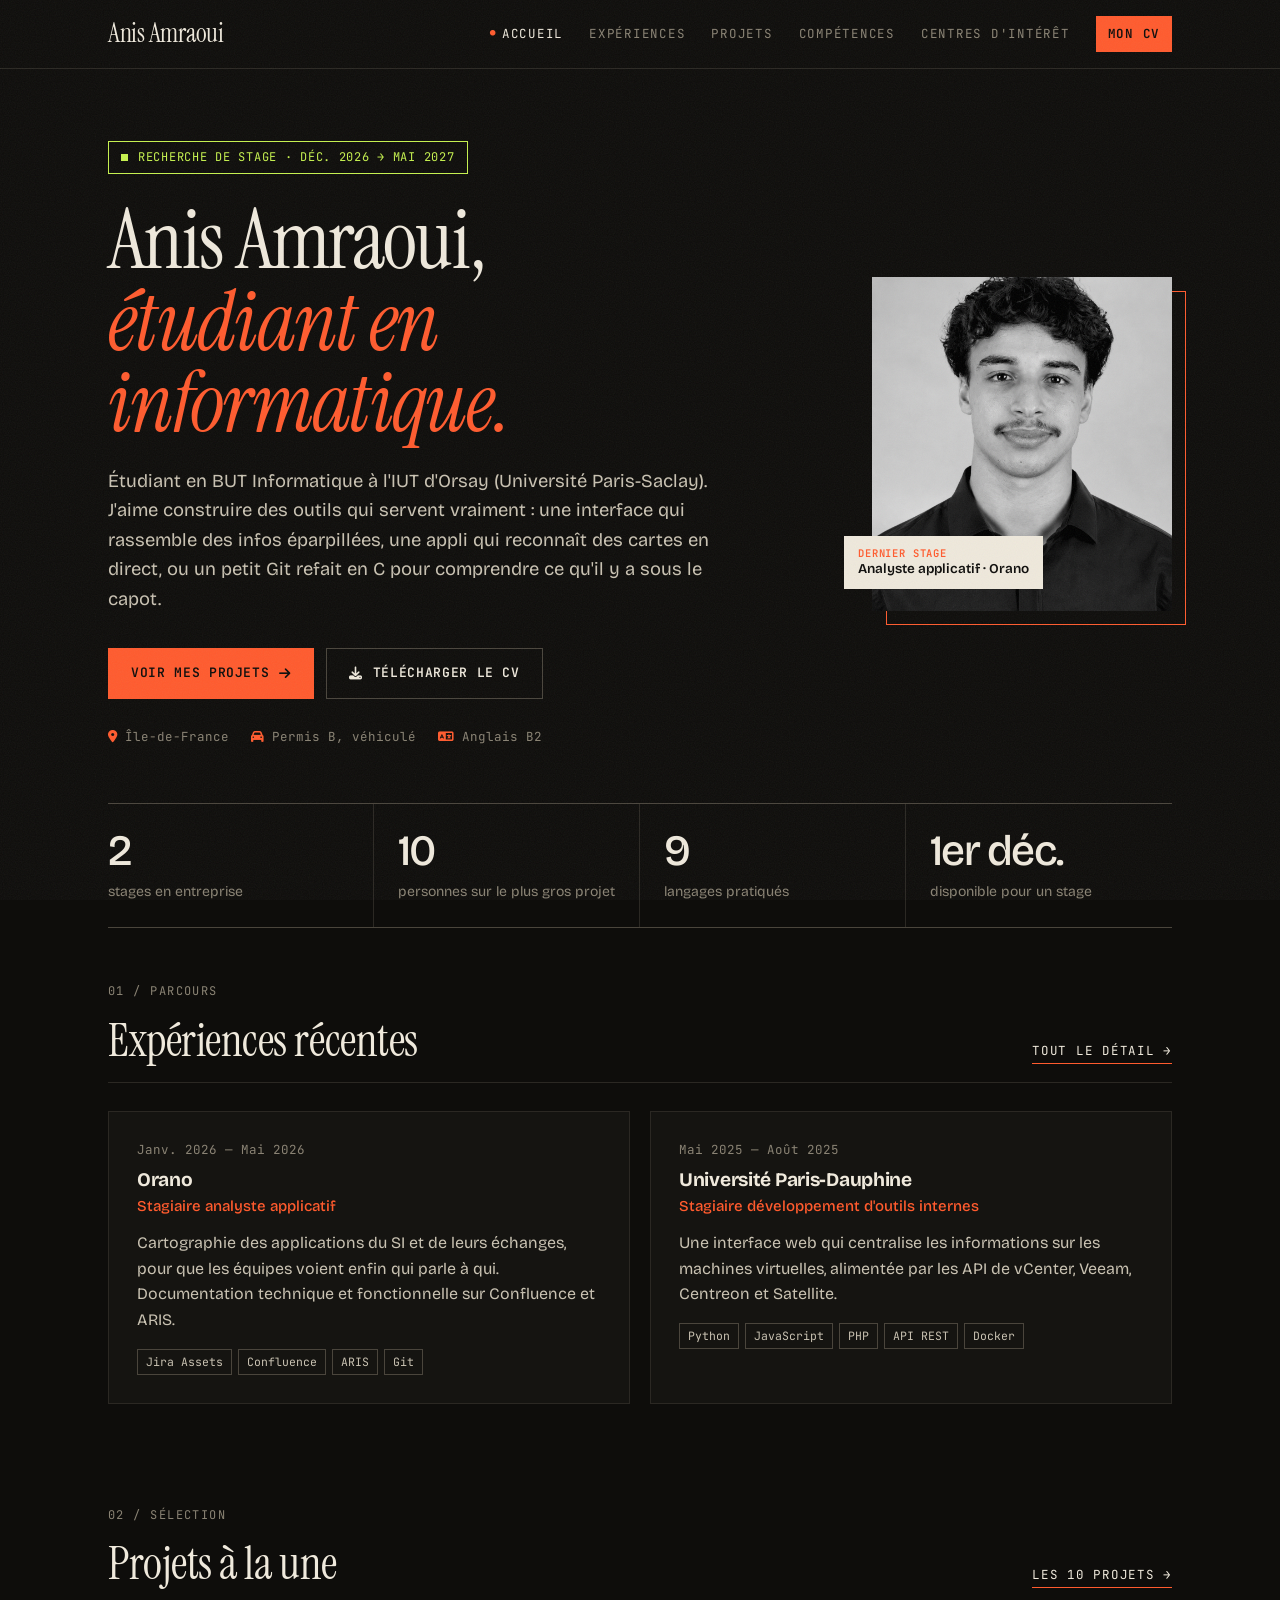
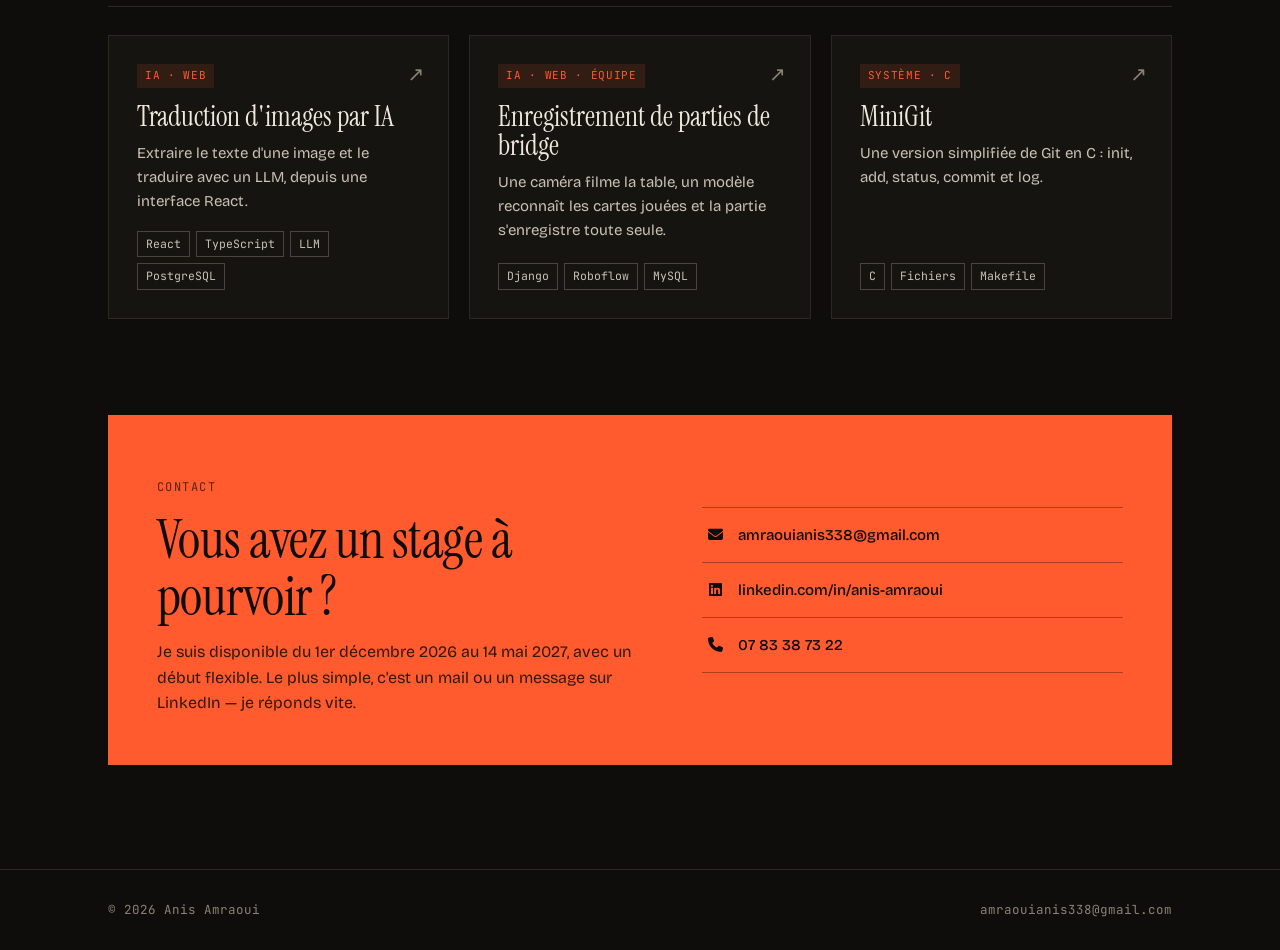
<file: index.html>
<!DOCTYPE html>
<html lang="fr">
<head>
  <meta charset="UTF-8">
  <meta name="viewport" content="width=device-width, initial-scale=1.0">
  <title>Anis Amraoui — Étudiant en informatique</title>
  <meta name="description" content="Portfolio d'Anis Amraoui, étudiant en BUT Informatique à l'IUT d'Orsay. Recherche de stage à partir de décembre 2026.">
  <link rel="preconnect" href="https://fonts.googleapis.com">
  <link rel="preconnect" href="https://fonts.gstatic.com" crossorigin>
  <link href="https://fonts.googleapis.com/css2?family=Bricolage+Grotesque:opsz,wght@12..96,400;12..96,500;12..96,700;12..96,800&family=Instrument+Serif:ital@0;1&family=JetBrains+Mono:wght@400;600&display=swap" rel="stylesheet">
  <link rel="stylesheet" href="https://cdnjs.cloudflare.com/ajax/libs/font-awesome/6.5.2/css/all.min.css">
  <link rel="stylesheet" href="css/main.css">
</head>
<body>
  <header class="site-header">
    <div class="container">
      <a href="index.html" class="brand">Anis Amraoui</a>
      <button class="nav-toggle" aria-label="Ouvrir le menu" aria-expanded="false"><i class="fa-solid fa-bars"></i></button>
      <nav class="nav">
        <a href="index.html" aria-current="page">Accueil</a>
        <a href="experience.html">Expériences</a>
        <a href="Projetsrealises.html">Projets</a>
        <a href="competences.html">Compétences</a>
        <a href="centreInterets.html">Centres d'intérêt</a>
        <a href="cv.html" class="nav-cta">Mon CV</a>
      </nav>
    </div>
  </header>

  <main>
    <section class="hero">
      <div class="container hero-grid">
        <div>
          <span class="badge">Recherche de stage · déc. 2026 → mai 2027</span>
          <h1>Anis Amraoui,<br><span>étudiant en informatique.</span></h1>
          <p class="lead">
            Étudiant en BUT Informatique à l'IUT d'Orsay (Université Paris-Saclay).
            J'aime construire des outils qui servent vraiment : une interface qui rassemble
            des infos éparpillées, une appli qui reconnaît des cartes en direct, ou un petit Git
            refait en C pour comprendre ce qu'il y a sous le capot.
          </p>
          <div class="btn-row">
            <a href="Projetsrealises.html" class="btn btn-primary">Voir mes projets <i class="fa-solid fa-arrow-right"></i></a>
            <a href="pdf/CV_Anis_AMRAOUI.pdf" class="btn btn-ghost" download><i class="fa-solid fa-download"></i> Télécharger le CV</a>
          </div>
          <div class="hero-meta">
            <span><i class="fa-solid fa-location-dot"></i>Île-de-France</span>
            <span><i class="fa-solid fa-car"></i>Permis B, véhiculé</span>
            <span><i class="fa-solid fa-language"></i>Anglais B2</span>
          </div>
        </div>
        <figure class="hero-photo">
          <img src="img/photoCV.png" alt="Photo d'Anis Amraoui">
          <figcaption><strong>Dernier stage</strong><span>Analyste applicatif · Orano</span></figcaption>
        </figure>
      </div>
    </section>

    <section class="container">
      <div class="stats">
        <div class="stat"><b>2</b><span>stages en entreprise</span></div>
        <div class="stat"><b>10</b><span>personnes sur le plus gros projet</span></div>
        <div class="stat"><b>9</b><span>langages pratiqués</span></div>
        <div class="stat"><b>1er déc.</b><span>disponible pour un stage</span></div>
      </div>
    </section>

    <section class="section">
      <div class="container">
        <div class="section-head">
          <div>
            <p class="eyebrow">Parcours</p>
            <h2>Expériences récentes</h2>
          </div>
          <a href="experience.html" class="link-arrow">Tout le détail →</a>
        </div>
        <div class="grid grid-2">
          <article class="card">
            <p class="xp-date">Janv. 2026 — Mai 2026</p>
            <h3 style="margin-top:8px">Orano</h3>
            <p class="xp-role">Stagiaire analyste applicatif</p>
            <p style="color:var(--ink-2);margin:12px 0 16px">
              Cartographie des applications du SI et de leurs échanges, pour que les équipes
              voient enfin qui parle à qui. Documentation technique et fonctionnelle sur Confluence et ARIS.
            </p>
            <div class="chips"><span class="chip">Jira Assets</span><span class="chip">Confluence</span><span class="chip">ARIS</span><span class="chip">Git</span></div>
          </article>
          <article class="card">
            <p class="xp-date">Mai 2025 — Août 2025</p>
            <h3 style="margin-top:8px">Université Paris-Dauphine</h3>
            <p class="xp-role">Stagiaire développement d'outils internes</p>
            <p style="color:var(--ink-2);margin:12px 0 16px">
              Une interface web qui centralise les informations sur les machines virtuelles,
              alimentée par les API de vCenter, Veeam, Centreon et Satellite.
            </p>
            <div class="chips"><span class="chip">Python</span><span class="chip">JavaScript</span><span class="chip">PHP</span><span class="chip">API REST</span><span class="chip">Docker</span></div>
          </article>
        </div>
      </div>
    </section>

    <section class="section">
      <div class="container">
        <div class="section-head">
          <div>
            <p class="eyebrow">Sélection</p>
            <h2>Projets à la une</h2>
          </div>
          <a href="Projetsrealises.html" class="link-arrow">Les 10 projets →</a>
        </div>
        <div class="grid grid-3">
          <a href="Projetsrealises.html#traduction" class="card mini-project">
            <span class="project-kind" style="align-self:start">IA · Web</span>
            <h3>Traduction d'images par IA</h3>
            <p>Extraire le texte d'une image et le traduire avec un LLM, depuis une interface React.</p>
            <div class="chips"><span class="chip">React</span><span class="chip">TypeScript</span><span class="chip">LLM</span><span class="chip">PostgreSQL</span></div>
          </a>
          <a href="Projetsrealises.html#bridge" class="card mini-project">
            <span class="project-kind" style="align-self:start">IA · Web · Équipe</span>
            <h3>Enregistrement de parties de bridge</h3>
            <p>Une caméra filme la table, un modèle reconnaît les cartes jouées et la partie s'enregistre toute seule.</p>
            <div class="chips"><span class="chip">Django</span><span class="chip">Roboflow</span><span class="chip">MySQL</span></div>
          </a>
          <a href="Projetsrealises.html#minigit" class="card mini-project">
            <span class="project-kind" style="align-self:start">Système · C</span>
            <h3>MiniGit</h3>
            <p>Une version simplifiée de Git en C : init, add, status, commit et log.</p>
            <div class="chips"><span class="chip">C</span><span class="chip">Fichiers</span><span class="chip">Makefile</span></div>
          </a>
        </div>
      </div>
    </section>

    <section class="section" id="contact">
      <div class="container">
        <div class="card contact-card">
          <div>
            <p class="eyebrow">Contact</p>
            <h2>Vous avez un stage à pourvoir ?</h2>
            <p>
              Je suis disponible du 1er décembre 2026 au 14 mai 2027, avec un début flexible.
              Le plus simple, c'est un mail ou un message sur LinkedIn — je réponds vite.
            </p>
          </div>
          <div class="contact-links">
            <a href="mailto:amraouianis338@gmail.com"><i class="fa-solid fa-envelope"></i>amraouianis338@gmail.com</a>
            <a href="https://linkedin.com/in/anis-amraoui-61930b347" target="_blank" rel="noopener"><i class="fa-brands fa-linkedin"></i>linkedin.com/in/anis-amraoui</a>
            <a href="tel:+33783387322"><i class="fa-solid fa-phone"></i>07 83 38 73 22</a>
          </div>
        </div>
      </div>
    </section>
  </main>

  <footer class="site-footer">
    <div class="container">
      <span>© <span class="year">2026</span> Anis Amraoui</span>
      <a href="mailto:amraouianis338@gmail.com">amraouianis338@gmail.com</a>
    </div>
  </footer>

  <script src="js/main.js"></script>
</body>
</html>
</file>
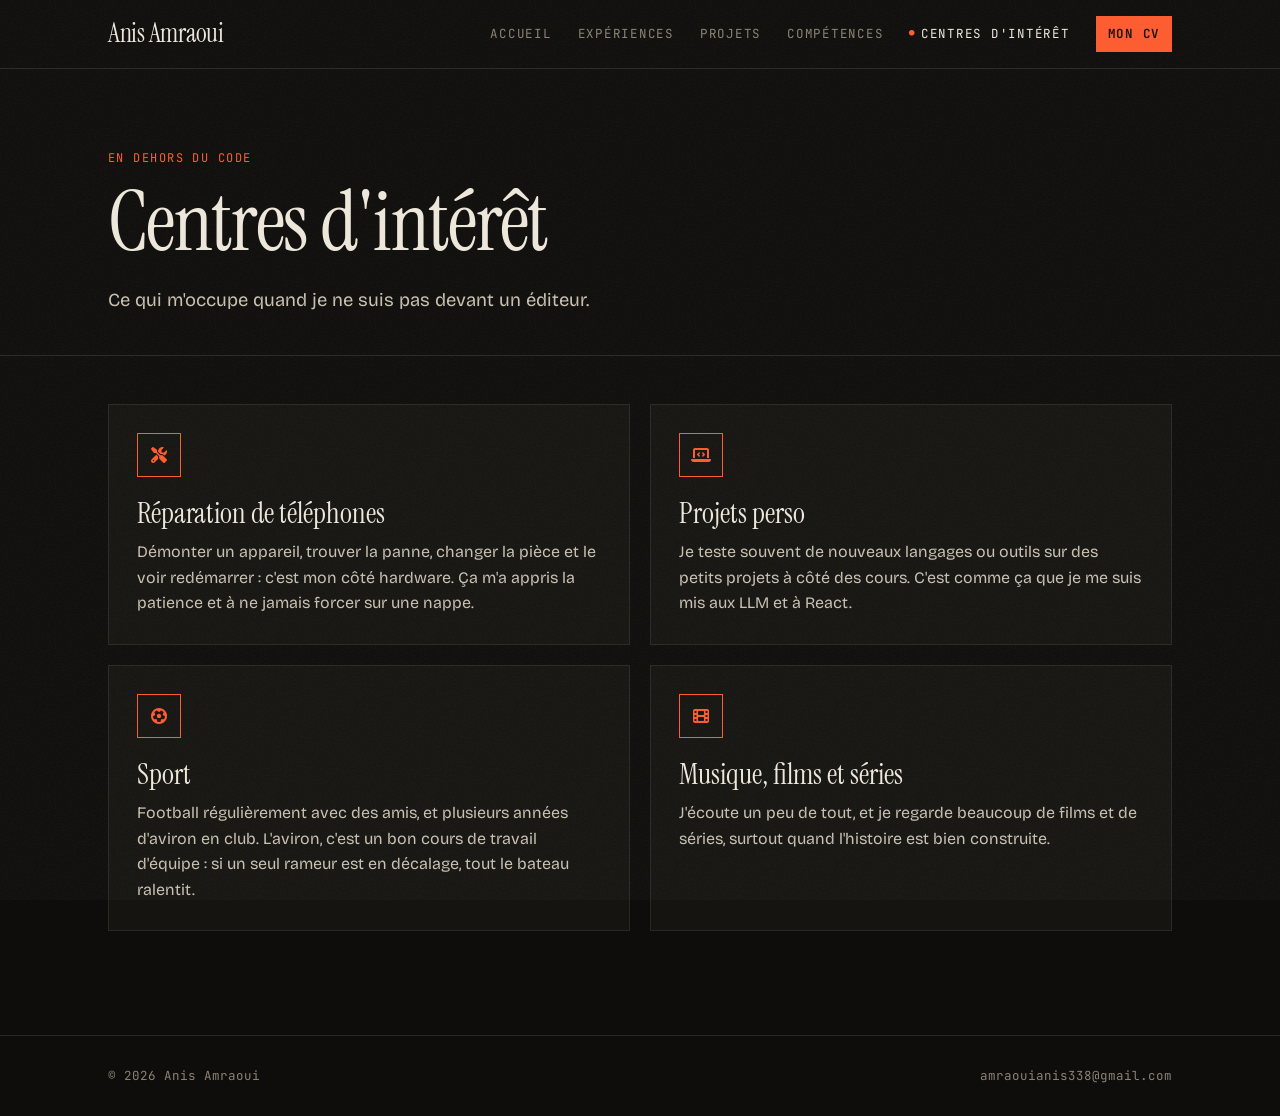
<file: centreInterets.html>
<!DOCTYPE html>
<html lang="fr">
<head>
  <meta charset="UTF-8">
  <meta name="viewport" content="width=device-width, initial-scale=1.0">
  <title>Centres d'intérêt — Anis Amraoui</title>
  <meta name="description" content="Ce qui occupe Anis Amraoui en dehors du code.">
  <link rel="preconnect" href="https://fonts.googleapis.com">
  <link rel="preconnect" href="https://fonts.gstatic.com" crossorigin>
  <link href="https://fonts.googleapis.com/css2?family=Bricolage+Grotesque:opsz,wght@12..96,400;12..96,500;12..96,700;12..96,800&family=Instrument+Serif:ital@0;1&family=JetBrains+Mono:wght@400;600&display=swap" rel="stylesheet">
  <link rel="stylesheet" href="https://cdnjs.cloudflare.com/ajax/libs/font-awesome/6.5.2/css/all.min.css">
  <link rel="stylesheet" href="css/main.css">
</head>
<body>
  <header class="site-header">
    <div class="container">
      <a href="index.html" class="brand">Anis Amraoui</a>
      <button class="nav-toggle" aria-label="Ouvrir le menu" aria-expanded="false"><i class="fa-solid fa-bars"></i></button>
      <nav class="nav">
        <a href="index.html">Accueil</a>
        <a href="experience.html">Expériences</a>
        <a href="Projetsrealises.html">Projets</a>
        <a href="competences.html">Compétences</a>
        <a href="centreInterets.html" aria-current="page">Centres d'intérêt</a>
        <a href="cv.html" class="nav-cta">Mon CV</a>
      </nav>
    </div>
  </header>

  <main>
    <section class="page-head">
      <div class="container">
        <p class="eyebrow">En dehors du code</p>
        <h1>Centres d'intérêt</h1>
        <p class="lead">Ce qui m'occupe quand je ne suis pas devant un éditeur.</p>
      </div>
    </section>

    <section class="section" style="padding-top:8px">
      <div class="container grid grid-2">
        <article class="card interest">
          <i class="fa-solid fa-screwdriver-wrench"></i>
          <h3>Réparation de téléphones</h3>
          <p>
            Démonter un appareil, trouver la panne, changer la pièce et le voir redémarrer :
            c'est mon côté hardware. Ça m'a appris la patience et à ne jamais forcer sur une nappe.
          </p>
        </article>
        <article class="card interest">
          <i class="fa-solid fa-laptop-code"></i>
          <h3>Projets perso</h3>
          <p>
            Je teste souvent de nouveaux langages ou outils sur des petits projets à côté des cours.
            C'est comme ça que je me suis mis aux LLM et à React.
          </p>
        </article>
        <article class="card interest">
          <i class="fa-solid fa-futbol"></i>
          <h3>Sport</h3>
          <p>
            Football régulièrement avec des amis, et plusieurs années d'aviron en club.
            L'aviron, c'est un bon cours de travail d'équipe : si un seul rameur est en décalage, tout le bateau ralentit.
          </p>
        </article>
        <article class="card interest">
          <i class="fa-solid fa-film"></i>
          <h3>Musique, films et séries</h3>
          <p>
            J'écoute un peu de tout, et je regarde beaucoup de films et de séries,
            surtout quand l'histoire est bien construite.
          </p>
        </article>
      </div>
    </section>
  </main>

  <footer class="site-footer">
    <div class="container">
      <span>© <span class="year">2026</span> Anis Amraoui</span>
      <a href="mailto:amraouianis338@gmail.com">amraouianis338@gmail.com</a>
    </div>
  </footer>

  <script src="js/main.js"></script>
</body>
</html>
</file>
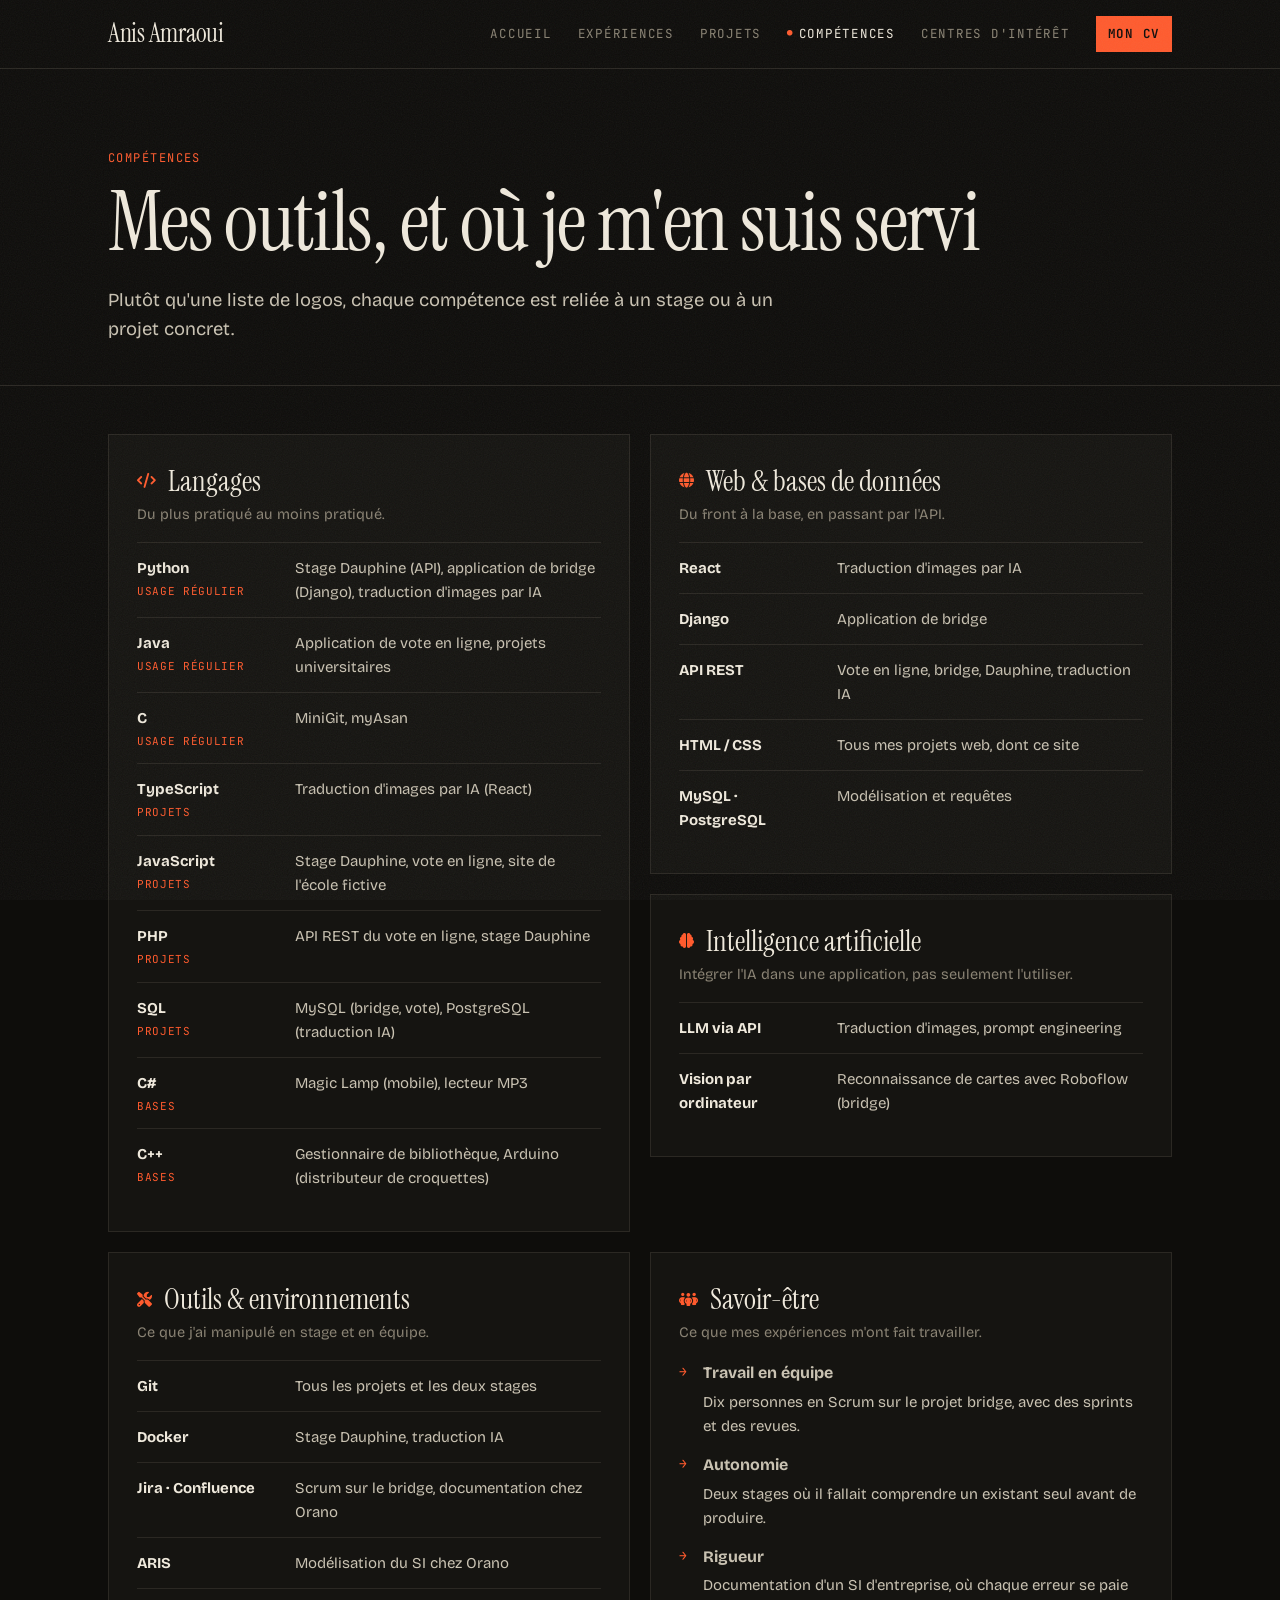
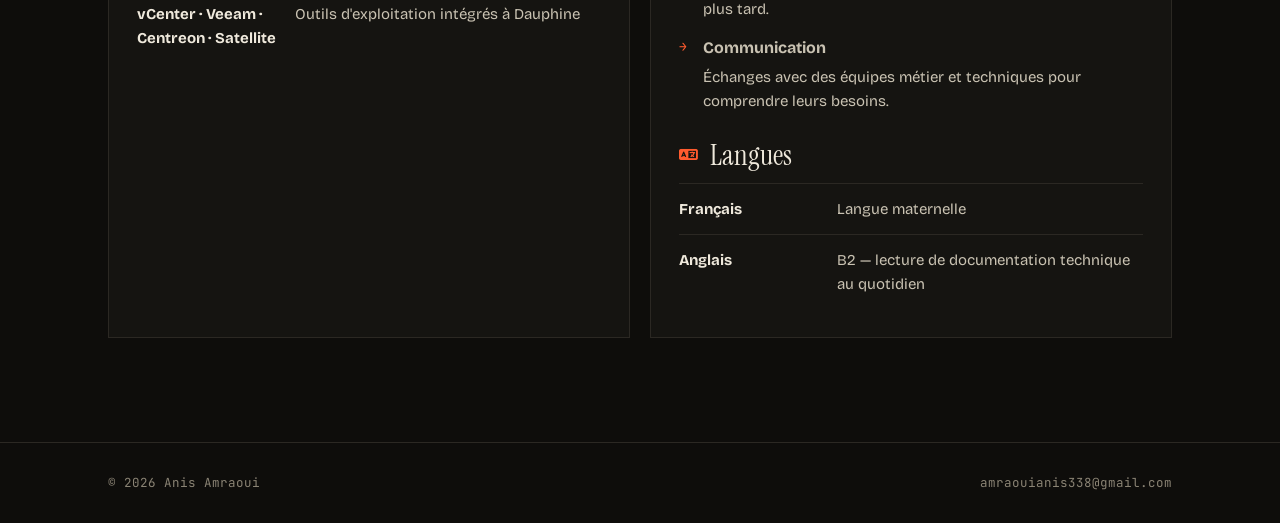
<file: competences.html>
<!DOCTYPE html>
<html lang="fr">
<head>
  <meta charset="UTF-8">
  <meta name="viewport" content="width=device-width, initial-scale=1.0">
  <title>Compétences — Anis Amraoui</title>
  <meta name="description" content="Compétences techniques d'Anis Amraoui et les projets où elles ont été utilisées.">
  <link rel="preconnect" href="https://fonts.googleapis.com">
  <link rel="preconnect" href="https://fonts.gstatic.com" crossorigin>
  <link href="https://fonts.googleapis.com/css2?family=Bricolage+Grotesque:opsz,wght@12..96,400;12..96,500;12..96,700;12..96,800&family=Instrument+Serif:ital@0;1&family=JetBrains+Mono:wght@400;600&display=swap" rel="stylesheet">
  <link rel="stylesheet" href="https://cdnjs.cloudflare.com/ajax/libs/font-awesome/6.5.2/css/all.min.css">
  <link rel="stylesheet" href="css/main.css">
</head>
<body>
  <header class="site-header">
    <div class="container">
      <a href="index.html" class="brand">Anis Amraoui</a>
      <button class="nav-toggle" aria-label="Ouvrir le menu" aria-expanded="false"><i class="fa-solid fa-bars"></i></button>
      <nav class="nav">
        <a href="index.html">Accueil</a>
        <a href="experience.html">Expériences</a>
        <a href="Projetsrealises.html">Projets</a>
        <a href="competences.html" aria-current="page">Compétences</a>
        <a href="centreInterets.html">Centres d'intérêt</a>
        <a href="cv.html" class="nav-cta">Mon CV</a>
      </nav>
    </div>
  </header>

  <main>
    <section class="page-head">
      <div class="container">
        <p class="eyebrow">Compétences</p>
        <h1>Mes outils, et où je m'en suis servi</h1>
        <p class="lead">
          Plutôt qu'une liste de logos, chaque compétence est reliée à un stage ou à un projet concret.
        </p>
      </div>
    </section>

    <section class="section" style="padding-top:8px">
      <div class="container grid grid-2">

        <div class="card skill-group">
          <h3><i class="fa-solid fa-code"></i>Langages</h3>
          <p>Du plus pratiqué au moins pratiqué.</p>
          <table class="skill-table">
            <tr><th>Python<span class="level">usage régulier</span></th><td>Stage Dauphine (API), application de bridge (Django), traduction d'images par IA</td></tr>
            <tr><th>Java<span class="level">usage régulier</span></th><td>Application de vote en ligne, projets universitaires</td></tr>
            <tr><th>C<span class="level">usage régulier</span></th><td>MiniGit, myAsan</td></tr>
            <tr><th>TypeScript<span class="level">projets</span></th><td>Traduction d'images par IA (React)</td></tr>
            <tr><th>JavaScript<span class="level">projets</span></th><td>Stage Dauphine, vote en ligne, site de l'école fictive</td></tr>
            <tr><th>PHP<span class="level">projets</span></th><td>API REST du vote en ligne, stage Dauphine</td></tr>
            <tr><th>SQL<span class="level">projets</span></th><td>MySQL (bridge, vote), PostgreSQL (traduction IA)</td></tr>
            <tr><th>C#<span class="level">bases</span></th><td>Magic Lamp (mobile), lecteur MP3</td></tr>
            <tr><th>C++<span class="level">bases</span></th><td>Gestionnaire de bibliothèque, Arduino (distributeur de croquettes)</td></tr>
          </table>
        </div>

        <div class="grid" style="align-content:start">
          <div class="card skill-group">
            <h3><i class="fa-solid fa-globe"></i>Web & bases de données</h3>
            <p>Du front à la base, en passant par l'API.</p>
            <table class="skill-table">
              <tr><th>React</th><td>Traduction d'images par IA</td></tr>
              <tr><th>Django</th><td>Application de bridge</td></tr>
              <tr><th>API REST</th><td>Vote en ligne, bridge, Dauphine, traduction IA</td></tr>
              <tr><th>HTML / CSS</th><td>Tous mes projets web, dont ce site</td></tr>
              <tr><th>MySQL · PostgreSQL</th><td>Modélisation et requêtes</td></tr>
            </table>
          </div>

          <div class="card skill-group">
            <h3><i class="fa-solid fa-brain"></i>Intelligence artificielle</h3>
            <p>Intégrer l'IA dans une application, pas seulement l'utiliser.</p>
            <table class="skill-table">
              <tr><th>LLM via API</th><td>Traduction d'images, prompt engineering</td></tr>
              <tr><th>Vision par ordinateur</th><td>Reconnaissance de cartes avec Roboflow (bridge)</td></tr>
            </table>
          </div>
        </div>

        <div class="card skill-group">
          <h3><i class="fa-solid fa-screwdriver-wrench"></i>Outils & environnements</h3>
          <p>Ce que j'ai manipulé en stage et en équipe.</p>
          <table class="skill-table">
            <tr><th>Git</th><td>Tous les projets et les deux stages</td></tr>
            <tr><th>Docker</th><td>Stage Dauphine, traduction IA</td></tr>
            <tr><th>Jira · Confluence</th><td>Scrum sur le bridge, documentation chez Orano</td></tr>
            <tr><th>ARIS</th><td>Modélisation du SI chez Orano</td></tr>
            <tr><th>vCenter · Veeam · Centreon · Satellite</th><td>Outils d'exploitation intégrés à Dauphine</td></tr>
          </table>
        </div>

        <div class="card skill-group">
          <h3><i class="fa-solid fa-people-group"></i>Savoir-être</h3>
          <p>Ce que mes expériences m'ont fait travailler.</p>
          <ul class="bullets" style="gap:14px">
            <li class="soft"><b>Travail en équipe</b><span>Dix personnes en Scrum sur le projet bridge, avec des sprints et des revues.</span></li>
            <li class="soft"><b>Autonomie</b><span>Deux stages où il fallait comprendre un existant seul avant de produire.</span></li>
            <li class="soft"><b>Rigueur</b><span>Documentation d'un SI d'entreprise, où chaque erreur se paie plus tard.</span></li>
            <li class="soft"><b>Communication</b><span>Échanges avec des équipes métier et techniques pour comprendre leurs besoins.</span></li>
          </ul>
          <h3 style="margin-top:24px"><i class="fa-solid fa-language"></i>Langues</h3>
          <table class="skill-table" style="margin-top:10px">
            <tr><th>Français</th><td>Langue maternelle</td></tr>
            <tr><th>Anglais</th><td>B2 — lecture de documentation technique au quotidien</td></tr>
          </table>
        </div>

      </div>
    </section>
  </main>

  <footer class="site-footer">
    <div class="container">
      <span>© <span class="year">2026</span> Anis Amraoui</span>
      <a href="mailto:amraouianis338@gmail.com">amraouianis338@gmail.com</a>
    </div>
  </footer>

  <script src="js/main.js"></script>
</body>
</html>
</file>
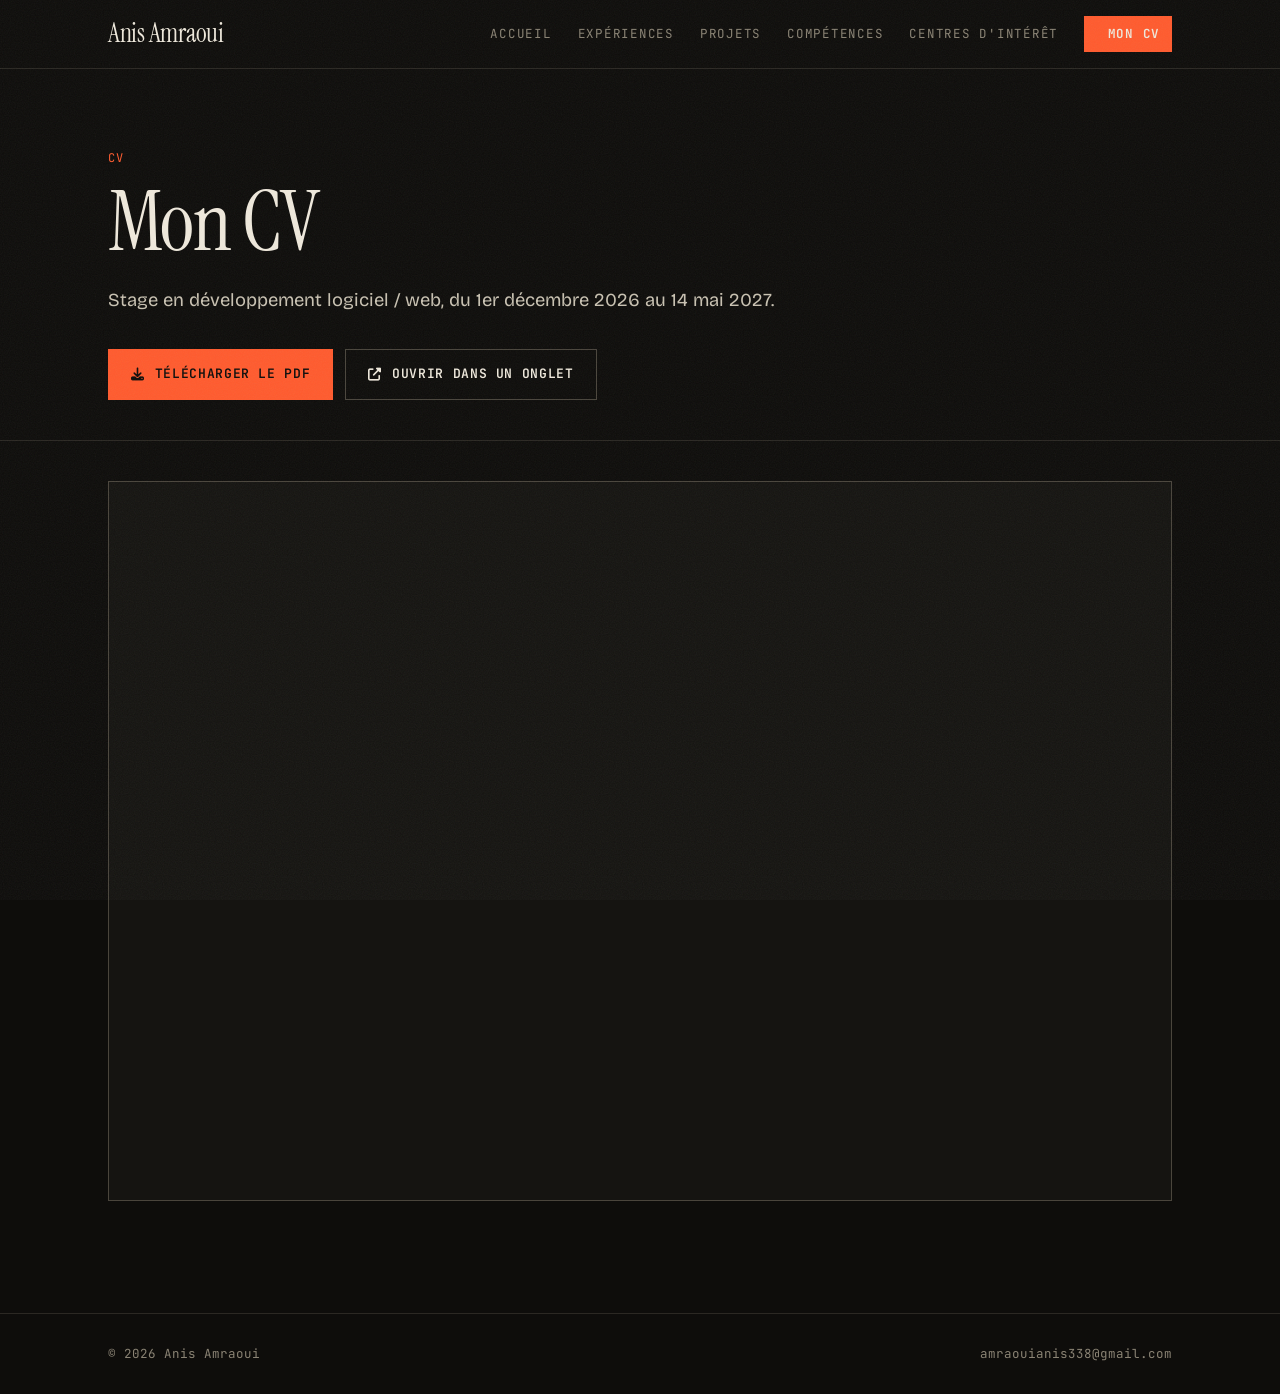
<file: cv.html>
<!DOCTYPE html>
<html lang="fr">
<head>
  <meta charset="UTF-8">
  <meta name="viewport" content="width=device-width, initial-scale=1.0">
  <title>CV — Anis Amraoui</title>
  <meta name="description" content="CV d'Anis Amraoui, recherche de stage en développement logiciel et web.">
  <link rel="preconnect" href="https://fonts.googleapis.com">
  <link rel="preconnect" href="https://fonts.gstatic.com" crossorigin>
  <link href="https://fonts.googleapis.com/css2?family=Bricolage+Grotesque:opsz,wght@12..96,400;12..96,500;12..96,700;12..96,800&family=Instrument+Serif:ital@0;1&family=JetBrains+Mono:wght@400;600&display=swap" rel="stylesheet">
  <link rel="stylesheet" href="https://cdnjs.cloudflare.com/ajax/libs/font-awesome/6.5.2/css/all.min.css">
  <link rel="stylesheet" href="css/main.css">
</head>
<body>
  <header class="site-header">
    <div class="container">
      <a href="index.html" class="brand">Anis Amraoui</a>
      <button class="nav-toggle" aria-label="Ouvrir le menu" aria-expanded="false"><i class="fa-solid fa-bars"></i></button>
      <nav class="nav">
        <a href="index.html">Accueil</a>
        <a href="experience.html">Expériences</a>
        <a href="Projetsrealises.html">Projets</a>
        <a href="competences.html">Compétences</a>
        <a href="centreInterets.html">Centres d'intérêt</a>
        <a href="cv.html" class="nav-cta" aria-current="page">Mon CV</a>
      </nav>
    </div>
  </header>

  <main>
    <section class="page-head">
      <div class="container">
        <p class="eyebrow">CV</p>
        <h1>Mon CV</h1>
        <p class="lead">Stage en développement logiciel / web, du 1er décembre 2026 au 14 mai 2027.</p>
        <div class="btn-row">
          <a href="pdf/CV_Anis_AMRAOUI.pdf" class="btn btn-primary" download><i class="fa-solid fa-download"></i> Télécharger le PDF</a>
          <a href="pdf/CV_Anis_AMRAOUI.pdf" class="btn btn-ghost" target="_blank" rel="noopener"><i class="fa-solid fa-up-right-from-square"></i> Ouvrir dans un onglet</a>
        </div>
      </div>
    </section>

    <section class="section" style="padding-top:0">
      <div class="container">
        <iframe class="cv-frame" src="pdf/CV_Anis_AMRAOUI.pdf" title="CV d'Anis Amraoui"></iframe>
      </div>
    </section>
  </main>

  <footer class="site-footer">
    <div class="container">
      <span>© <span class="year">2026</span> Anis Amraoui</span>
      <a href="mailto:amraouianis338@gmail.com">amraouianis338@gmail.com</a>
    </div>
  </footer>

  <script src="js/main.js"></script>
</body>
</html>
</file>
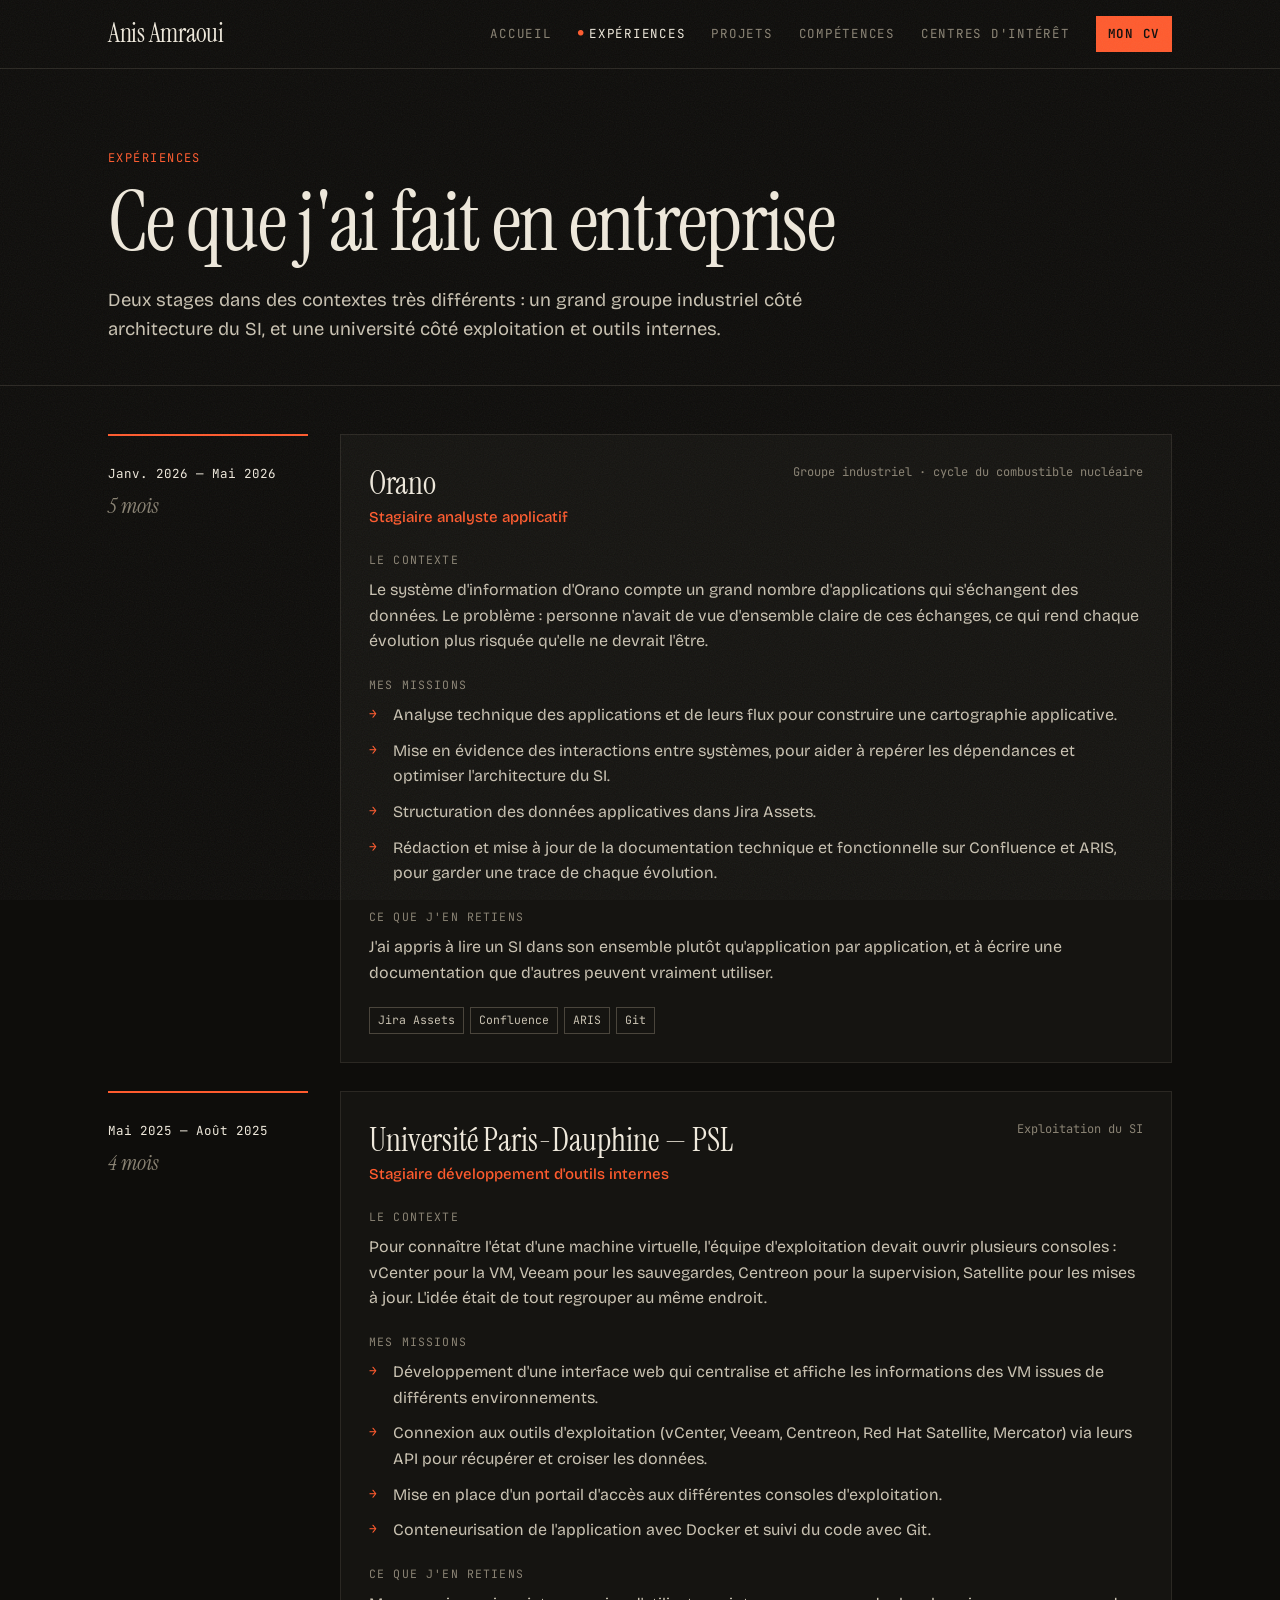
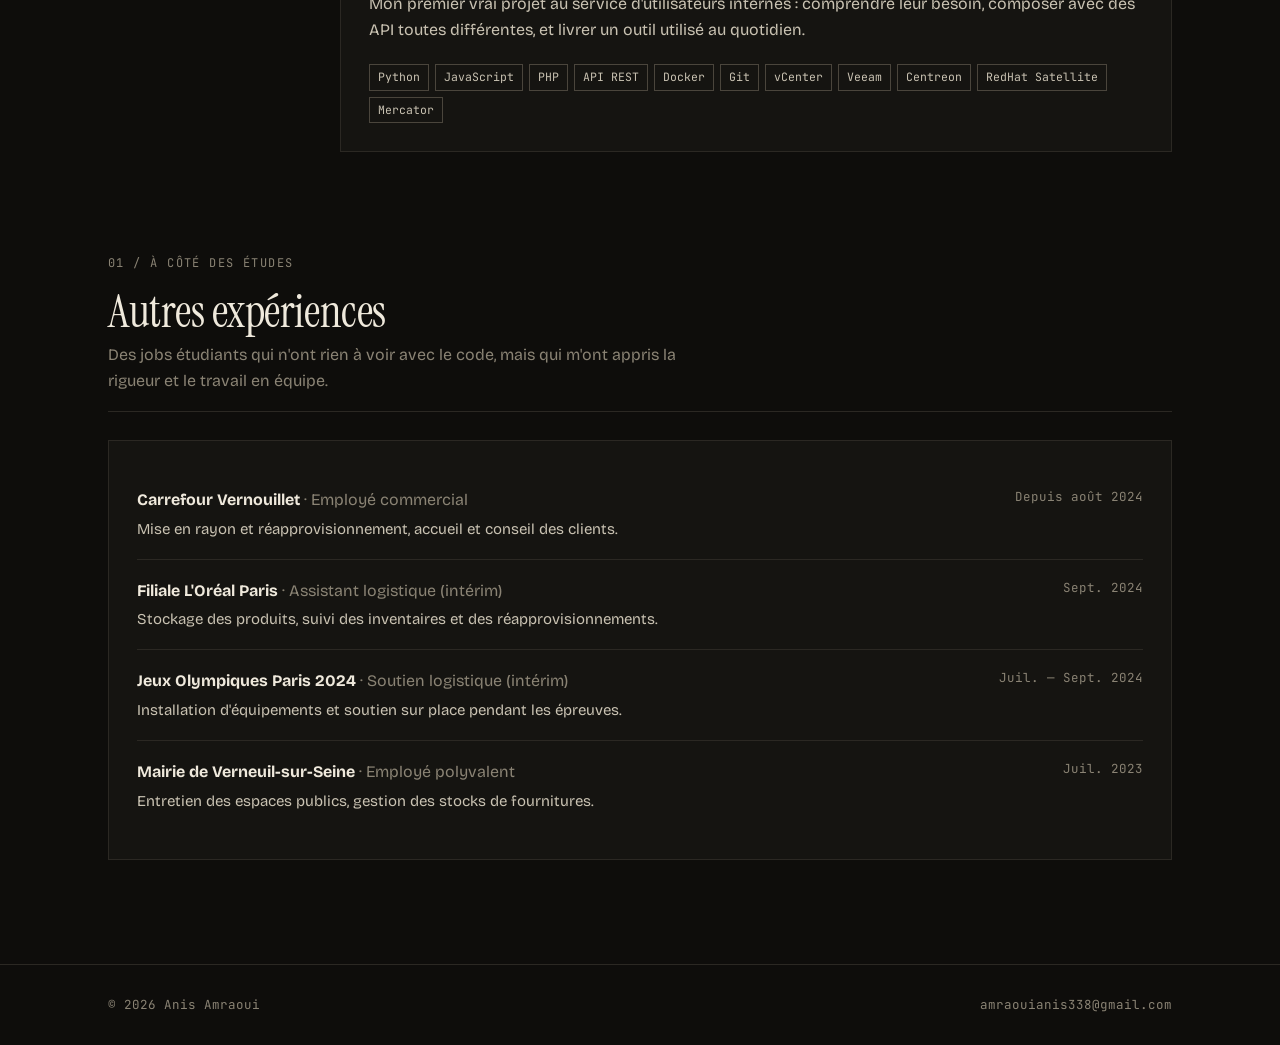
<file: experience.html>
<!DOCTYPE html>
<html lang="fr">
<head>
  <meta charset="UTF-8">
  <meta name="viewport" content="width=device-width, initial-scale=1.0">
  <title>Expériences — Anis Amraoui</title>
  <meta name="description" content="Stages et expériences professionnelles d'Anis Amraoui : Orano, Université Paris-Dauphine.">
  <link rel="preconnect" href="https://fonts.googleapis.com">
  <link rel="preconnect" href="https://fonts.gstatic.com" crossorigin>
  <link href="https://fonts.googleapis.com/css2?family=Bricolage+Grotesque:opsz,wght@12..96,400;12..96,500;12..96,700;12..96,800&family=Instrument+Serif:ital@0;1&family=JetBrains+Mono:wght@400;600&display=swap" rel="stylesheet">
  <link rel="stylesheet" href="https://cdnjs.cloudflare.com/ajax/libs/font-awesome/6.5.2/css/all.min.css">
  <link rel="stylesheet" href="css/main.css">
</head>
<body>
  <header class="site-header">
    <div class="container">
      <a href="index.html" class="brand">Anis Amraoui</a>
      <button class="nav-toggle" aria-label="Ouvrir le menu" aria-expanded="false"><i class="fa-solid fa-bars"></i></button>
      <nav class="nav">
        <a href="index.html">Accueil</a>
        <a href="experience.html" aria-current="page">Expériences</a>
        <a href="Projetsrealises.html">Projets</a>
        <a href="competences.html">Compétences</a>
        <a href="centreInterets.html">Centres d'intérêt</a>
        <a href="cv.html" class="nav-cta">Mon CV</a>
      </nav>
    </div>
  </header>

  <main>
    <section class="page-head">
      <div class="container">
        <p class="eyebrow">Expériences</p>
        <h1>Ce que j'ai fait en entreprise</h1>
        <p class="lead">
          Deux stages dans des contextes très différents : un grand groupe industriel côté architecture
          du SI, et une université côté exploitation et outils internes.
        </p>
      </div>
    </section>

    <section class="section" style="padding-top:8px">
      <div class="container timeline">

        <article class="xp">
          <div class="xp-side">
            <p class="xp-date">Janv. 2026 — Mai 2026</p>
            <p class="xp-duration">5 mois</p>
          </div>
          <div class="card">
            <div class="xp-head">
              <div>
                <h3>Orano</h3>
                <p class="xp-role">Stagiaire analyste applicatif</p>
              </div>
              <span class="xp-place">Groupe industriel · cycle du combustible nucléaire</span>
            </div>
            <div class="xp-body">
              <div>
                <h4>Le contexte</h4>
                <p>
                  Le système d'information d'Orano compte un grand nombre d'applications qui s'échangent
                  des données. Le problème : personne n'avait de vue d'ensemble claire de ces échanges,
                  ce qui rend chaque évolution plus risquée qu'elle ne devrait l'être.
                </p>
              </div>
              <div>
                <h4>Mes missions</h4>
                <ul class="bullets">
                  <li>Analyse technique des applications et de leurs flux pour construire une cartographie applicative.</li>
                  <li>Mise en évidence des interactions entre systèmes, pour aider à repérer les dépendances et optimiser l'architecture du SI.</li>
                  <li>Structuration des données applicatives dans Jira Assets.</li>
                  <li>Rédaction et mise à jour de la documentation technique et fonctionnelle sur Confluence et ARIS, pour garder une trace de chaque évolution.</li>
                </ul>
              </div>
              <div>
                <h4>Ce que j'en retiens</h4>
                <p>
                  J'ai appris à lire un SI dans son ensemble plutôt qu'application par application,
                  et à écrire une documentation que d'autres peuvent vraiment utiliser.
                </p>
              </div>
              <div class="chips">
                <span class="chip">Jira Assets</span><span class="chip">Confluence</span><span class="chip">ARIS</span><span class="chip">Git</span>
              </div>
            </div>
          </div>
        </article>

        <article class="xp">
          <div class="xp-side">
            <p class="xp-date">Mai 2025 — Août 2025</p>
            <p class="xp-duration">4 mois</p>
          </div>
          <div class="card">
            <div class="xp-head">
              <div>
                <h3>Université Paris-Dauphine — PSL</h3>
                <p class="xp-role">Stagiaire développement d'outils internes</p>
              </div>
              <span class="xp-place">Exploitation du SI</span>
            </div>
            <div class="xp-body">
              <div>
                <h4>Le contexte</h4>
                <p>
                  Pour connaître l'état d'une machine virtuelle, l'équipe d'exploitation devait ouvrir
                  plusieurs consoles : vCenter pour la VM, Veeam pour les sauvegardes, Centreon pour la
                  supervision, Satellite pour les mises à jour. L'idée était de tout regrouper au même endroit.
                </p>
              </div>
              <div>
                <h4>Mes missions</h4>
                <ul class="bullets">
                  <li>Développement d'une interface web qui centralise et affiche les informations des VM issues de différents environnements.</li>
                  <li>Connexion aux outils d'exploitation (vCenter, Veeam, Centreon, Red Hat Satellite, Mercator) via leurs API pour récupérer et croiser les données.</li>
                  <li>Mise en place d'un portail d'accès aux différentes consoles d'exploitation.</li>
                  <li>Conteneurisation de l'application avec Docker et suivi du code avec Git.</li>
                </ul>
              </div>
              <div>
                <h4>Ce que j'en retiens</h4>
                <p>
                  Mon premier vrai projet au service d'utilisateurs internes : comprendre leur besoin,
                  composer avec des API toutes différentes, et livrer un outil utilisé au quotidien.
                </p>
              </div>
              <div class="chips">
                <span class="chip">Python</span><span class="chip">JavaScript</span><span class="chip">PHP</span><span class="chip">API REST</span><span class="chip">Docker</span><span class="chip">Git</span><span class="chip">vCenter</span><span class="chip">Veeam</span><span class="chip">Centreon</span><span class="chip">RedHat Satellite</span><span class="chip">Mercator</span>
              </div>
            </div>
          </div>
        </article>

      </div>
    </section>

    <section class="section">
      <div class="container">
        <div class="section-head">
          <div>
            <p class="eyebrow">À côté des études</p>
            <h2>Autres expériences</h2>
            <p>Des jobs étudiants qui n'ont rien à voir avec le code, mais qui m'ont appris la rigueur et le travail en équipe.</p>
          </div>
        </div>
        <div class="card">
          <ul class="compact-list">
            <li>
              <span class="what">Carrefour Vernouillet <span>· Employé commercial</span></span>
              <span class="when">Depuis août 2024</span>
              <span class="desc">Mise en rayon et réapprovisionnement, accueil et conseil des clients.</span>
            </li>
            <li>
              <span class="what">Filiale L'Oréal Paris <span>· Assistant logistique (intérim)</span></span>
              <span class="when">Sept. 2024</span>
              <span class="desc">Stockage des produits, suivi des inventaires et des réapprovisionnements.</span>
            </li>
            <li>
              <span class="what">Jeux Olympiques Paris 2024 <span>· Soutien logistique (intérim)</span></span>
              <span class="when">Juil. — Sept. 2024</span>
              <span class="desc">Installation d'équipements et soutien sur place pendant les épreuves.</span>
            </li>
            <li>
              <span class="what">Mairie de Verneuil-sur-Seine <span>· Employé polyvalent</span></span>
              <span class="when">Juil. 2023</span>
              <span class="desc">Entretien des espaces publics, gestion des stocks de fournitures.</span>
            </li>
          </ul>
        </div>
      </div>
    </section>
  </main>

  <footer class="site-footer">
    <div class="container">
      <span>© <span class="year">2026</span> Anis Amraoui</span>
      <a href="mailto:amraouianis338@gmail.com">amraouianis338@gmail.com</a>
    </div>
  </footer>

  <script src="js/main.js"></script>
</body>
</html>
</file>
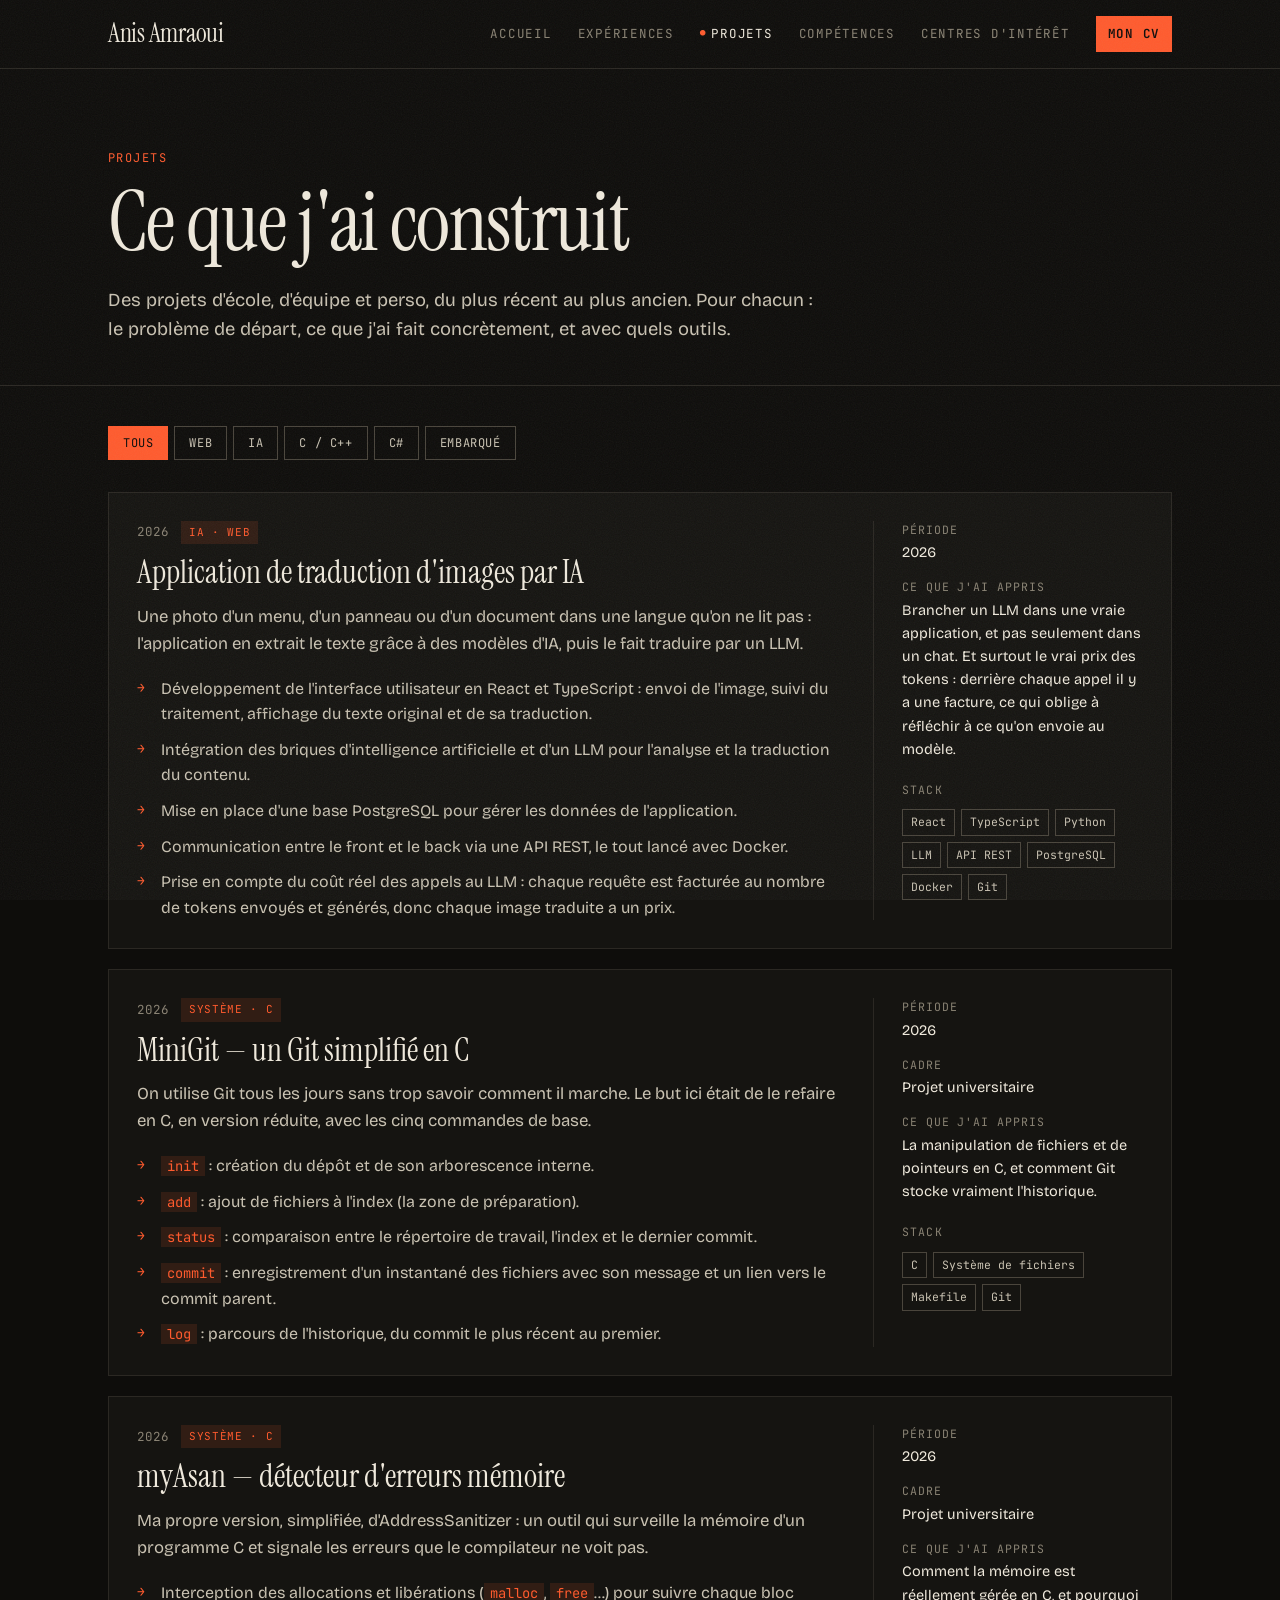
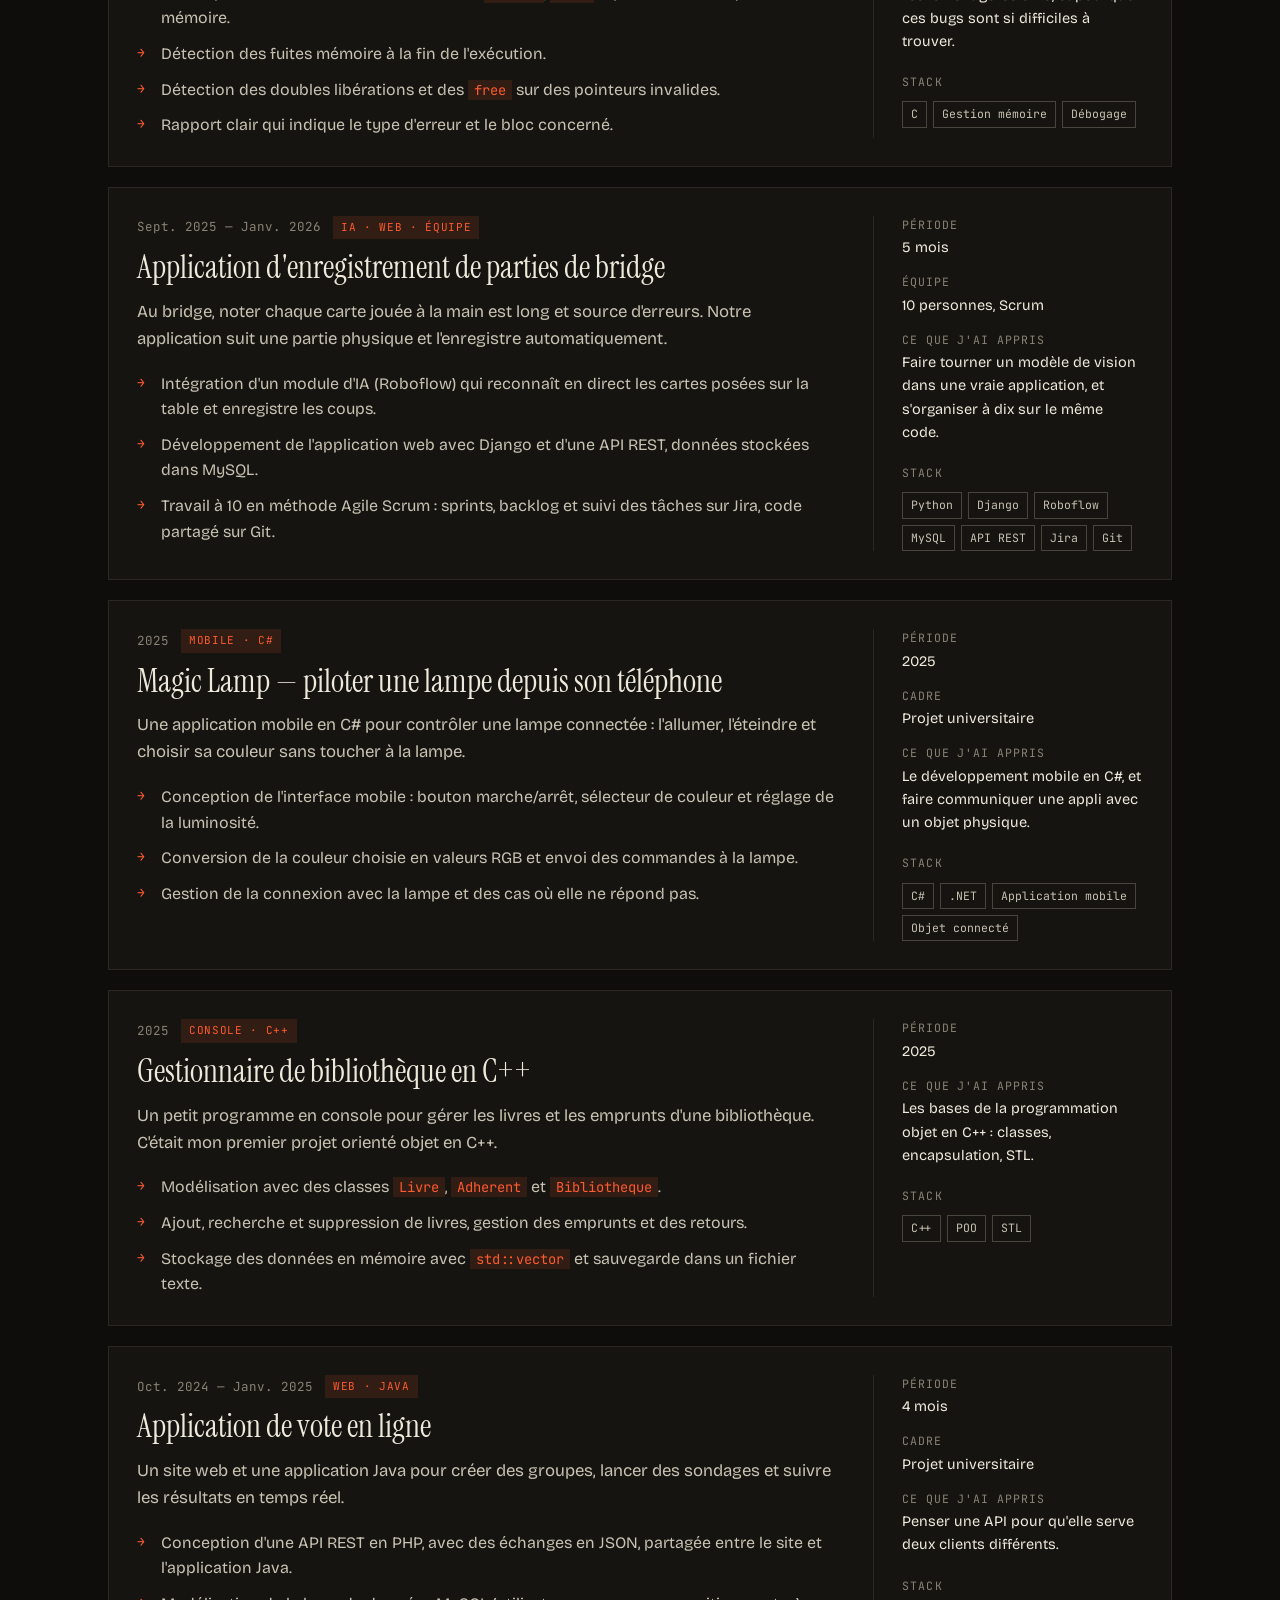
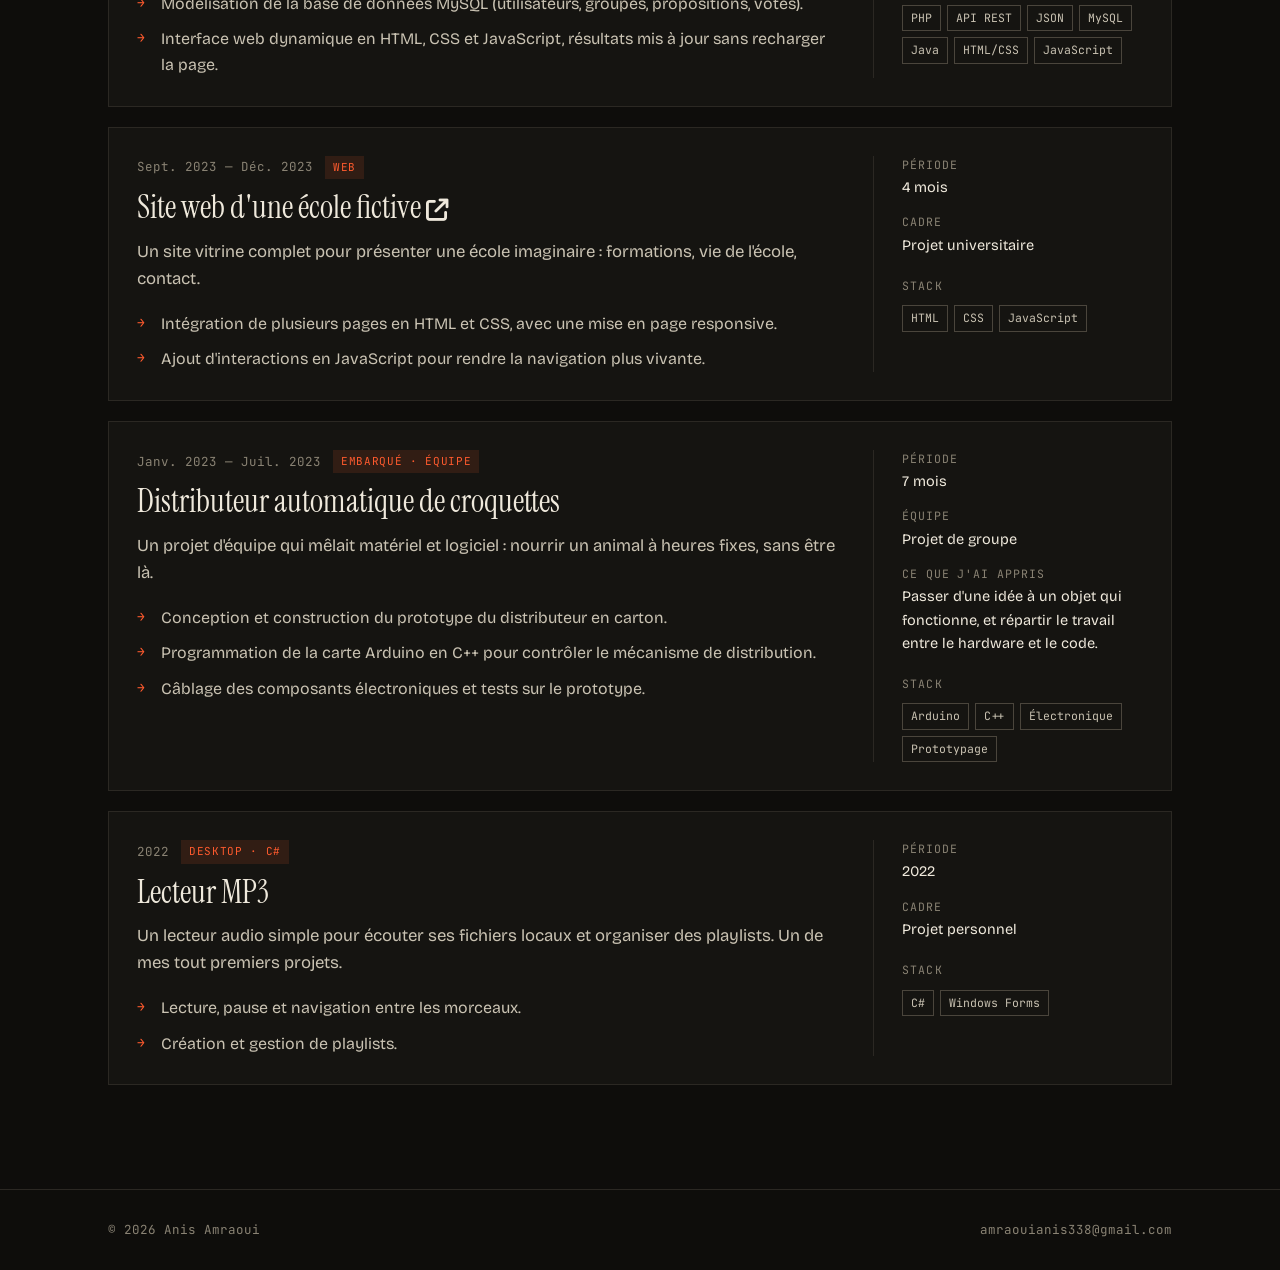
<file: Projetsrealises.html>
<!DOCTYPE html>
<html lang="fr">
<head>
  <meta charset="UTF-8">
  <meta name="viewport" content="width=device-width, initial-scale=1.0">
  <title>Projets — Anis Amraoui</title>
  <meta name="description" content="Projets réalisés par Anis Amraoui : IA, web, C, C++, C#, Arduino.">
  <link rel="preconnect" href="https://fonts.googleapis.com">
  <link rel="preconnect" href="https://fonts.gstatic.com" crossorigin>
  <link href="https://fonts.googleapis.com/css2?family=Bricolage+Grotesque:opsz,wght@12..96,400;12..96,500;12..96,700;12..96,800&family=Instrument+Serif:ital@0;1&family=JetBrains+Mono:wght@400;600&display=swap" rel="stylesheet">
  <link rel="stylesheet" href="https://cdnjs.cloudflare.com/ajax/libs/font-awesome/6.5.2/css/all.min.css">
  <link rel="stylesheet" href="css/main.css">
</head>
<body>
  <header class="site-header">
    <div class="container">
      <a href="index.html" class="brand">Anis Amraoui</a>
      <button class="nav-toggle" aria-label="Ouvrir le menu" aria-expanded="false"><i class="fa-solid fa-bars"></i></button>
      <nav class="nav">
        <a href="index.html">Accueil</a>
        <a href="experience.html">Expériences</a>
        <a href="Projetsrealises.html" aria-current="page">Projets</a>
        <a href="competences.html">Compétences</a>
        <a href="centreInterets.html">Centres d'intérêt</a>
        <a href="cv.html" class="nav-cta">Mon CV</a>
      </nav>
    </div>
  </header>

  <main>
    <section class="page-head">
      <div class="container">
        <p class="eyebrow">Projets</p>
        <h1>Ce que j'ai construit</h1>
        <p class="lead">
          Des projets d'école, d'équipe et perso, du plus récent au plus ancien.
          Pour chacun : le problème de départ, ce que j'ai fait concrètement, et avec quels outils.
        </p>
      </div>
    </section>

    <section class="section" style="padding-top:0">
      <div class="container">
        <div class="filters" role="group" aria-label="Filtrer les projets">
          <button class="filter" data-filter="all" aria-pressed="true">Tous</button>
          <button class="filter" data-filter="web" aria-pressed="false">Web</button>
          <button class="filter" data-filter="ia" aria-pressed="false">IA</button>
          <button class="filter" data-filter="c" aria-pressed="false">C / C++</button>
          <button class="filter" data-filter="csharp" aria-pressed="false">C#</button>
          <button class="filter" data-filter="embarque" aria-pressed="false">Embarqué</button>
        </div>

        <div class="projects">

          <article class="card project" id="traduction" data-tags="web ia">
            <div>
              <div class="project-top">
                <span class="project-year">2026</span>
                <span class="project-kind">IA · Web</span>
              </div>
              <h3>Application de traduction d'images par IA</h3>
              <p class="summary">
                Une photo d'un menu, d'un panneau ou d'un document dans une langue qu'on ne lit pas :
                l'application en extrait le texte grâce à des modèles d'IA, puis le fait traduire par un LLM.
              </p>
              <ul class="bullets">
                <li>Développement de l'interface utilisateur en React et TypeScript : envoi de l'image, suivi du traitement, affichage du texte original et de sa traduction.</li>
                <li>Intégration des briques d'intelligence artificielle et d'un LLM pour l'analyse et la traduction du contenu.</li>
                <li>Mise en place d'une base PostgreSQL pour gérer les données de l'application.</li>
                <li>Communication entre le front et le back via une API REST, le tout lancé avec Docker.</li>
                <li>Prise en compte du coût réel des appels au LLM : chaque requête est facturée au nombre de tokens envoyés et générés, donc chaque image traduite a un prix.</li>
              </ul>
            </div>
            <aside class="project-aside">
              <dl>
                <div><dt>Période</dt><dd>2026</dd></div>
                <div><dt>Ce que j'ai appris</dt><dd>Brancher un LLM dans une vraie application, et pas seulement dans un chat. Et surtout le vrai prix des tokens : derrière chaque appel il y a une facture, ce qui oblige à réfléchir à ce qu'on envoie au modèle.</dd></div>
              </dl>
              <div>
                <h4>Stack</h4>
                <div class="chips"><span class="chip">React</span><span class="chip">TypeScript</span><span class="chip">Python</span><span class="chip">LLM</span><span class="chip">API REST</span><span class="chip">PostgreSQL</span><span class="chip">Docker</span><span class="chip">Git</span></div>
              </div>
            </aside>
          </article>

          <article class="card project" id="minigit" data-tags="c">
            <div>
              <div class="project-top">
                <span class="project-year">2026</span>
                <span class="project-kind">Système · C</span>
              </div>
              <h3>MiniGit — un Git simplifié en C</h3>
              <p class="summary">
                On utilise Git tous les jours sans trop savoir comment il marche. Le but ici était de
                le refaire en C, en version réduite, avec les cinq commandes de base.
              </p>
              <ul class="bullets">
                <li><code>init</code> : création du dépôt et de son arborescence interne.</li>
                <li><code>add</code> : ajout de fichiers à l'index (la zone de préparation).</li>
                <li><code>status</code> : comparaison entre le répertoire de travail, l'index et le dernier commit.</li>
                <li><code>commit</code> : enregistrement d'un instantané des fichiers avec son message et un lien vers le commit parent.</li>
                <li><code>log</code> : parcours de l'historique, du commit le plus récent au premier.</li>
              </ul>
            </div>
            <aside class="project-aside">
              <dl>
                <div><dt>Période</dt><dd>2026</dd></div>
                <div><dt>Cadre</dt><dd>Projet universitaire</dd></div>
                <div><dt>Ce que j'ai appris</dt><dd>La manipulation de fichiers et de pointeurs en C, et comment Git stocke vraiment l'historique.</dd></div>
              </dl>
              <div>
                <h4>Stack</h4>
                <div class="chips"><span class="chip">C</span><span class="chip">Système de fichiers</span><span class="chip">Makefile</span><span class="chip">Git</span></div>
              </div>
            </aside>
          </article>

          <article class="card project" id="myasan" data-tags="c">
            <div>
              <div class="project-top">
                <span class="project-year">2026</span>
                <span class="project-kind">Système · C</span>
              </div>
              <h3>myAsan — détecteur d'erreurs mémoire</h3>
              <p class="summary">
                Ma propre version, simplifiée, d'AddressSanitizer : un outil qui surveille la mémoire
                d'un programme C et signale les erreurs que le compilateur ne voit pas.
              </p>
              <ul class="bullets">
                <li>Interception des allocations et libérations (<code>malloc</code>, <code>free</code>…) pour suivre chaque bloc mémoire.</li>
                <li>Détection des fuites mémoire à la fin de l'exécution.</li>
                <li>Détection des doubles libérations et des <code>free</code> sur des pointeurs invalides.</li>
                <li>Rapport clair qui indique le type d'erreur et le bloc concerné.</li>
              </ul>
            </div>
            <aside class="project-aside">
              <dl>
                <div><dt>Période</dt><dd>2026</dd></div>
                <div><dt>Cadre</dt><dd>Projet universitaire</dd></div>
                <div><dt>Ce que j'ai appris</dt><dd>Comment la mémoire est réellement gérée en C, et pourquoi ces bugs sont si difficiles à trouver.</dd></div>
              </dl>
              <div>
                <h4>Stack</h4>
                <div class="chips"><span class="chip">C</span><span class="chip">Gestion mémoire</span><span class="chip">Débogage</span></div>
              </div>
            </aside>
          </article>

          <article class="card project" id="bridge" data-tags="web ia">
            <div>
              <div class="project-top">
                <span class="project-year">Sept. 2025 — Janv. 2026</span>
                <span class="project-kind">IA · Web · Équipe</span>
              </div>
              <h3>Application d'enregistrement de parties de bridge</h3>
              <p class="summary">
                Au bridge, noter chaque carte jouée à la main est long et source d'erreurs. Notre application
                suit une partie physique et l'enregistre automatiquement.
              </p>
              <ul class="bullets">
                <li>Intégration d'un module d'IA (Roboflow) qui reconnaît en direct les cartes posées sur la table et enregistre les coups.</li>
                <li>Développement de l'application web avec Django et d'une API REST, données stockées dans MySQL.</li>
                <li>Travail à 10 en méthode Agile Scrum : sprints, backlog et suivi des tâches sur Jira, code partagé sur Git.</li>
              </ul>
            </div>
            <aside class="project-aside">
              <dl>
                <div><dt>Période</dt><dd>5 mois</dd></div>
                <div><dt>Équipe</dt><dd>10 personnes, Scrum</dd></div>
                <div><dt>Ce que j'ai appris</dt><dd>Faire tourner un modèle de vision dans une vraie application, et s'organiser à dix sur le même code.</dd></div>
              </dl>
              <div>
                <h4>Stack</h4>
                <div class="chips"><span class="chip">Python</span><span class="chip">Django</span><span class="chip">Roboflow</span><span class="chip">MySQL</span><span class="chip">API REST</span><span class="chip">Jira</span><span class="chip">Git</span></div>
              </div>
            </aside>
          </article>

          <article class="card project" id="magic-lamp" data-tags="csharp">
            <div>
              <div class="project-top">
                <span class="project-year">2025</span>
                <span class="project-kind">Mobile · C#</span>
              </div>
              <h3>Magic Lamp — piloter une lampe depuis son téléphone</h3>
              <p class="summary">
                Une application mobile en C# pour contrôler une lampe connectée : l'allumer, l'éteindre
                et choisir sa couleur sans toucher à la lampe.
              </p>
              <ul class="bullets">
                <li>Conception de l'interface mobile : bouton marche/arrêt, sélecteur de couleur et réglage de la luminosité.</li>
                <li>Conversion de la couleur choisie en valeurs RGB et envoi des commandes à la lampe.</li>
                <li>Gestion de la connexion avec la lampe et des cas où elle ne répond pas.</li>
              </ul>
            </div>
            <aside class="project-aside">
              <dl>
                <div><dt>Période</dt><dd>2025</dd></div>
                <div><dt>Cadre</dt><dd>Projet universitaire</dd></div>
                <div><dt>Ce que j'ai appris</dt><dd>Le développement mobile en C#, et faire communiquer une appli avec un objet physique.</dd></div>
              </dl>
              <div>
                <h4>Stack</h4>
                <div class="chips"><span class="chip">C#</span><span class="chip">.NET</span><span class="chip">Application mobile</span><span class="chip">Objet connecté</span></div>
              </div>
            </aside>
          </article>

          <article class="card project" id="bibliotheque" data-tags="c">
            <div>
              <div class="project-top">
                <span class="project-year">2025</span>
                <span class="project-kind">Console · C++</span>
              </div>
              <h3>Gestionnaire de bibliothèque en C++</h3>
              <p class="summary">
                Un petit programme en console pour gérer les livres et les emprunts d'une bibliothèque.
                C'était mon premier projet orienté objet en C++.
              </p>
              <ul class="bullets">
                <li>Modélisation avec des classes <code>Livre</code>, <code>Adherent</code> et <code>Bibliotheque</code>.</li>
                <li>Ajout, recherche et suppression de livres, gestion des emprunts et des retours.</li>
                <li>Stockage des données en mémoire avec <code>std::vector</code> et sauvegarde dans un fichier texte.</li>
              </ul>
            </div>
            <aside class="project-aside">
              <dl>
                <div><dt>Période</dt><dd>2025</dd></div>
                <div><dt>Ce que j'ai appris</dt><dd>Les bases de la programmation objet en C++ : classes, encapsulation, STL.</dd></div>
              </dl>
              <div>
                <h4>Stack</h4>
                <div class="chips"><span class="chip">C++</span><span class="chip">POO</span><span class="chip">STL</span></div>
              </div>
            </aside>
          </article>

          <article class="card project" id="vote" data-tags="web">
            <div>
              <div class="project-top">
                <span class="project-year">Oct. 2024 — Janv. 2025</span>
                <span class="project-kind">Web · Java</span>
              </div>
              <h3>Application de vote en ligne</h3>
              <p class="summary">
                Un site web et une application Java pour créer des groupes, lancer des sondages
                et suivre les résultats en temps réel.
              </p>
              <ul class="bullets">
                <li>Conception d'une API REST en PHP, avec des échanges en JSON, partagée entre le site et l'application Java.</li>
                <li>Modélisation de la base de données MySQL (utilisateurs, groupes, propositions, votes).</li>
                <li>Interface web dynamique en HTML, CSS et JavaScript, résultats mis à jour sans recharger la page.</li>
              </ul>
            </div>
            <aside class="project-aside">
              <dl>
                <div><dt>Période</dt><dd>4 mois</dd></div>
                <div><dt>Cadre</dt><dd>Projet universitaire</dd></div>
                <div><dt>Ce que j'ai appris</dt><dd>Penser une API pour qu'elle serve deux clients différents.</dd></div>
              </dl>
              <div>
                <h4>Stack</h4>
                <div class="chips"><span class="chip">PHP</span><span class="chip">API REST</span><span class="chip">JSON</span><span class="chip">MySQL</span><span class="chip">Java</span><span class="chip">HTML/CSS</span><span class="chip">JavaScript</span></div>
              </div>
            </aside>
          </article>

          <article class="card project" id="ecole" data-tags="web">
            <div>
              <div class="project-top">
                <span class="project-year">Sept. 2023 — Déc. 2023</span>
                <span class="project-kind">Web</span>
              </div>
              <h3><a href="https://aotorida.github.io/EcoleFictive/html/" target="_blank" rel="noopener">Site web d'une école fictive <i class="fa-solid fa-arrow-up-right-from-square" style="font-size:.7em"></i></a></h3>
              <p class="summary">
                Un site vitrine complet pour présenter une école imaginaire : formations, vie de l'école, contact.
              </p>
              <ul class="bullets">
                <li>Intégration de plusieurs pages en HTML et CSS, avec une mise en page responsive.</li>
                <li>Ajout d'interactions en JavaScript pour rendre la navigation plus vivante.</li>
              </ul>
            </div>
            <aside class="project-aside">
              <dl>
                <div><dt>Période</dt><dd>4 mois</dd></div>
                <div><dt>Cadre</dt><dd>Projet universitaire</dd></div>
              </dl>
              <div>
                <h4>Stack</h4>
                <div class="chips"><span class="chip">HTML</span><span class="chip">CSS</span><span class="chip">JavaScript</span></div>
              </div>
            </aside>
          </article>

          <article class="card project" id="croquettes" data-tags="embarque">
            <div>
              <div class="project-top">
                <span class="project-year">Janv. 2023 — Juil. 2023</span>
                <span class="project-kind">Embarqué · Équipe</span>
              </div>
              <h3>Distributeur automatique de croquettes</h3>
              <p class="summary">
                Un projet d'équipe qui mêlait matériel et logiciel : nourrir un animal à heures fixes,
                sans être là.
              </p>
              <ul class="bullets">
                <li>Conception et construction du prototype du distributeur en carton.</li>
                <li>Programmation de la carte Arduino en C++ pour contrôler le mécanisme de distribution.</li>
                <li>Câblage des composants électroniques et tests sur le prototype.</li>
              </ul>
            </div>
            <aside class="project-aside">
              <dl>
                <div><dt>Période</dt><dd>7 mois</dd></div>
                <div><dt>Équipe</dt><dd>Projet de groupe</dd></div>
                <div><dt>Ce que j'ai appris</dt><dd>Passer d'une idée à un objet qui fonctionne, et répartir le travail entre le hardware et le code.</dd></div>
              </dl>
              <div>
                <h4>Stack</h4>
                <div class="chips"><span class="chip">Arduino</span><span class="chip">C++</span><span class="chip">Électronique</span><span class="chip">Prototypage</span></div>
              </div>
            </aside>
          </article>

          <article class="card project" id="mp3" data-tags="csharp">
            <div>
              <div class="project-top">
                <span class="project-year">2022</span>
                <span class="project-kind">Desktop · C#</span>
              </div>
              <h3>Lecteur MP3</h3>
              <p class="summary">
                Un lecteur audio simple pour écouter ses fichiers locaux et organiser des playlists.
                Un de mes tout premiers projets.
              </p>
              <ul class="bullets">
                <li>Lecture, pause et navigation entre les morceaux.</li>
                <li>Création et gestion de playlists.</li>
              </ul>
            </div>
            <aside class="project-aside">
              <dl>
                <div><dt>Période</dt><dd>2022</dd></div>
                <div><dt>Cadre</dt><dd>Projet personnel</dd></div>
              </dl>
              <div>
                <h4>Stack</h4>
                <div class="chips"><span class="chip">C#</span><span class="chip">Windows Forms</span></div>
              </div>
            </aside>
          </article>

        </div>
      </div>
    </section>
  </main>

  <footer class="site-footer">
    <div class="container">
      <span>© <span class="year">2026</span> Anis Amraoui</span>
      <a href="mailto:amraouianis338@gmail.com">amraouianis338@gmail.com</a>
    </div>
  </footer>

  <script src="js/main.js"></script>
</body>
</html>
</file>
<file: css/main.css>
/* ==========================================================
   Anis Amraoui — portfolio
   DA : éditorial sombre, papier sur encre, accent vermillon
   ========================================================== */

:root {
  --bg: #0e0d0b;
  --surface: #151411;
  --surface-2: #1d1b17;
  --ink: #efe9dc;
  --ink-2: #c9c2b2;
  --muted: #8a8374;
  --line: #2b2823;
  --line-strong: #4a453c;
  --accent: #ff5b2e;
  --accent-ink: #0e0d0b;
  --accent-soft: rgba(255, 91, 46, .12);
  --ok: #c6f24e;
  --ok-soft: rgba(198, 242, 78, .1);
  --radius: 0px;
  --max: 1120px;
  --font: "Bricolage Grotesque", system-ui, -apple-system, "Segoe UI", sans-serif;
  --serif: "Instrument Serif", Georgia, "Times New Roman", serif;
  --mono: "JetBrains Mono", ui-monospace, "SF Mono", Menlo, monospace;
}

*, *::before, *::after { box-sizing: border-box; }
* { margin: 0; padding: 0; }

html { scroll-behavior: smooth; }

body {
  font-family: var(--font);
  background: var(--bg);
  color: var(--ink);
  line-height: 1.6;
  font-size: 16px;
  -webkit-font-smoothing: antialiased;
  position: relative;
}

/* grain léger */
body::before {
  content: "";
  position: fixed;
  inset: 0;
  pointer-events: none;
  z-index: 100;
  opacity: .06;
  background-image: url("data:image/svg+xml,%3Csvg xmlns='http://www.w3.org/2000/svg' width='160' height='160'%3E%3Cfilter id='n'%3E%3CfeTurbulence type='fractalNoise' baseFrequency='.85' numOctaves='3' stitchTiles='stitch'/%3E%3C/filter%3E%3Crect width='100%25' height='100%25' filter='url(%23n)'/%3E%3C/svg%3E");
}

::selection { background: var(--accent); color: var(--accent-ink); }

img { max-width: 100%; display: block; }
a { color: inherit; }
ul { list-style: none; }

.container {
  width: 100%;
  max-width: var(--max);
  margin: 0 auto;
  padding: 0 28px;
}

/* ---------- Header ---------- */

.site-header {
  position: sticky;
  top: 0;
  z-index: 50;
  background: var(--bg);
  border-bottom: 1px solid var(--line);
}

.site-header .container {
  display: flex;
  align-items: center;
  justify-content: space-between;
  height: 68px;
}

.brand {
  font-family: var(--serif);
  font-size: 1.6rem;
  line-height: 1;
  text-decoration: none;
  letter-spacing: -.01em;
}
.brand:hover { color: var(--accent); }

.nav { display: flex; align-items: center; gap: 2px; }

.nav a {
  text-decoration: none;
  color: var(--muted);
  font-family: var(--mono);
  font-size: 12.5px;
  text-transform: uppercase;
  letter-spacing: .06em;
  padding: 8px 12px;
  transition: color .15s;
}

.nav a:hover { color: var(--ink); }
.nav a[aria-current="page"] { color: var(--ink); }
.nav a[aria-current="page"]::before { content: "● "; color: var(--accent); font-size: 9px; vertical-align: 2px; }

.nav .nav-cta {
  margin-left: 12px;
  color: var(--accent-ink);
  background: var(--accent);
  font-weight: 600;
}
.nav .nav-cta:hover { background: var(--ink); color: var(--bg); }

.nav-toggle {
  display: none;
  background: none;
  border: 1px solid var(--line-strong);
  width: 42px;
  height: 42px;
  color: var(--ink);
  font-size: 18px;
  cursor: pointer;
}

@media (max-width: 900px) {
  .nav-toggle { display: grid; place-items: center; }
  .nav {
    position: absolute;
    top: 68px;
    left: 0;
    right: 0;
    flex-direction: column;
    align-items: stretch;
    gap: 0;
    padding: 8px 16px 20px;
    background: var(--bg);
    border-bottom: 1px solid var(--line);
    display: none;
  }
  .nav.open { display: flex; }
  .nav a { padding: 14px 4px; border-bottom: 1px solid var(--line); font-size: 13px; }
  .nav .nav-cta { margin: 14px 0 0; text-align: center; border-bottom: 0; }
}

/* ---------- Typo & sections ---------- */

main { padding-bottom: 56px; counter-reset: section; }

.page-head { padding: 80px 0 40px; border-bottom: 1px solid var(--line); margin-bottom: 40px; }

.eyebrow {
  font-family: var(--mono);
  font-size: 12px;
  letter-spacing: .12em;
  text-transform: uppercase;
  color: var(--accent);
  margin-bottom: 14px;
}

.section-head .eyebrow::before {
  counter-increment: section;
  content: counter(section, decimal-leading-zero) " / ";
  color: var(--muted);
}

h1 {
  font-family: var(--serif);
  font-weight: 400;
  font-size: clamp(2.6rem, 7vw, 5.2rem);
  line-height: .98;
  letter-spacing: -.02em;
}

h2 {
  font-family: var(--serif);
  font-weight: 400;
  font-size: clamp(2rem, 4vw, 2.9rem);
  line-height: 1.05;
  letter-spacing: -.01em;
}

h3 {
  font-size: 1.2rem;
  letter-spacing: -.015em;
  line-height: 1.25;
  font-weight: 700;
}

.lead {
  font-size: 1.15rem;
  color: var(--ink-2);
  max-width: 60ch;
  margin-top: 22px;
}

.section { padding: 48px 0; }

.section-head {
  display: flex;
  align-items: end;
  justify-content: space-between;
  gap: 16px;
  margin-bottom: 28px;
  padding-bottom: 18px;
  border-bottom: 1px solid var(--line);
  flex-wrap: wrap;
}

.section-head p { color: var(--muted); max-width: 60ch; margin-top: 6px; }

.link-arrow {
  font-family: var(--mono);
  font-size: 12.5px;
  text-transform: uppercase;
  letter-spacing: .06em;
  color: var(--ink);
  text-decoration: none;
  white-space: nowrap;
  border-bottom: 1px solid var(--accent);
  padding-bottom: 2px;
}
.link-arrow:hover { color: var(--accent); }

/* ---------- Buttons & chips ---------- */

.btn {
  display: inline-flex;
  align-items: center;
  gap: 10px;
  padding: 14px 22px;
  font-family: var(--mono);
  font-size: 13px;
  font-weight: 600;
  text-transform: uppercase;
  letter-spacing: .05em;
  text-decoration: none;
  border: 1px solid transparent;
  cursor: pointer;
  transition: background .15s, color .15s, border-color .15s, transform .15s;
}
.btn-primary { background: var(--accent); color: var(--accent-ink); }
.btn-primary:hover { background: var(--ink); transform: translate(-3px, -3px); box-shadow: 3px 3px 0 var(--accent); }
.btn-ghost { border-color: var(--line-strong); color: var(--ink); background: transparent; }
.btn-ghost:hover { border-color: var(--ink); }

.btn-row { display: flex; gap: 12px; flex-wrap: wrap; margin-top: 34px; }

.chips { display: flex; flex-wrap: wrap; gap: 6px; }

.chip {
  font-family: var(--mono);
  font-size: 11.5px;
  padding: 3px 8px;
  color: var(--ink-2);
  border: 1px solid var(--line-strong);
  white-space: nowrap;
}

.badge {
  display: inline-flex;
  align-items: center;
  gap: 10px;
  font-family: var(--mono);
  font-size: 12px;
  text-transform: uppercase;
  letter-spacing: .06em;
  padding: 6px 12px;
  border: 1px solid var(--ok);
  color: var(--ok);
}
.badge::before {
  content: "";
  width: 7px;
  height: 7px;
  background: currentColor;
  animation: blink 1.6s steps(2, start) infinite;
}
@keyframes blink { to { visibility: hidden; } }

/* ---------- Cards ---------- */

.card {
  background: var(--surface);
  border: 1px solid var(--line);
  padding: 28px;
  position: relative;
}

.grid { display: grid; gap: 20px; }
.grid-2 { grid-template-columns: repeat(2, minmax(0, 1fr)); }
.grid-3 { grid-template-columns: repeat(3, minmax(0, 1fr)); }

@media (max-width: 900px) {
  .grid-2, .grid-3 { grid-template-columns: 1fr; }
}

/* ---------- Hero ---------- */

.hero { padding: 72px 0 56px; }

.hero-grid {
  display: grid;
  grid-template-columns: 1.7fr 1fr;
  gap: 56px;
  align-items: center;
}

.hero h1 { margin-top: 26px; }
.hero h1 span { font-style: italic; color: var(--accent); }

.hero-photo {
  position: relative;
  justify-self: end;
  width: 100%;
  max-width: 300px;
}

.hero-photo::before {
  content: "";
  position: absolute;
  inset: 0;
  transform: translate(14px, 14px);
  border: 1px solid var(--accent);
}

.hero-photo img {
  position: relative;
  width: 100%;
  aspect-ratio: 9 / 10;
  object-fit: cover;
  object-position: center 30%;
  filter: grayscale(1) contrast(1.08);
  transition: filter .4s;
}
.hero-photo:hover img { filter: none; }

.hero-photo figcaption {
  position: absolute;
  left: -28px;
  bottom: 22px;
  background: var(--ink);
  color: var(--bg);
  padding: 10px 14px;
  font-size: 13.5px;
  line-height: 1.35;
}
.hero-photo figcaption strong {
  display: block;
  font-family: var(--mono);
  font-size: 10.5px;
  text-transform: uppercase;
  letter-spacing: .08em;
  font-weight: 600;
  color: var(--accent);
}
.hero-photo figcaption span { font-weight: 600; }

.hero-meta {
  display: flex;
  flex-wrap: wrap;
  gap: 8px 22px;
  margin-top: 28px;
  color: var(--muted);
  font-family: var(--mono);
  font-size: 12.5px;
}
.hero-meta i { color: var(--accent); margin-right: 8px; }

@media (max-width: 900px) {
  .hero { padding: 40px 0 32px; }
  .hero-grid { grid-template-columns: 1fr; gap: 40px; }
  .hero-photo { justify-self: start; max-width: 220px; order: -1; }
  .hero-photo figcaption { left: auto; right: -40px; }
}

.stats {
  display: grid;
  grid-template-columns: repeat(4, 1fr);
  border-top: 1px solid var(--line-strong);
  border-bottom: 1px solid var(--line-strong);
}
.stat { padding: 26px 24px 24px 0; border-right: 1px solid var(--line); }
.stat + .stat { padding-left: 24px; }
.stat:last-child { border-right: 0; }
.stat b {
  display: block;
  font-weight: 500;
  font-size: 2.7rem;
  letter-spacing: -.04em;
  line-height: 1;
  color: var(--ink);
}
.stat span { color: var(--muted); font-size: 14px; display: block; margin-top: 8px; }

@media (max-width: 900px) {
  .stats { grid-template-columns: repeat(2, 1fr); }
  .stat:nth-child(2) { border-right: 0; }
  .stat:nth-child(3) { padding-left: 0; }
  .stat:nth-child(-n+2) { border-bottom: 1px solid var(--line); }
}

/* ---------- Experience timeline ---------- */

.timeline { position: relative; display: grid; gap: 28px; }

.xp {
  display: grid;
  grid-template-columns: 200px 1fr;
  gap: 32px;
}

.xp-side { padding-top: 28px; border-top: 2px solid var(--accent); }
.xp-date { font-family: var(--mono); font-size: 12.5px; color: var(--muted); }
.xp-side .xp-date { color: var(--ink); }
.xp-duration { font-family: var(--serif); font-style: italic; font-size: 1.4rem; color: var(--muted); margin-top: 4px; }

.xp-head {
  display: flex;
  justify-content: space-between;
  gap: 16px;
  align-items: start;
  flex-wrap: wrap;
}
.xp .xp-head h3 { font-family: var(--serif); font-weight: 400; font-size: 2rem; letter-spacing: 0; }
.xp-role { color: var(--accent); font-weight: 500; font-size: 15px; margin-top: 2px; }
.xp-place { color: var(--muted); font-family: var(--mono); font-size: 12px; }

.xp-body { margin-top: 22px; display: grid; gap: 22px; }
.xp-body h4 {
  font-family: var(--mono);
  font-size: 11.5px;
  text-transform: uppercase;
  letter-spacing: .1em;
  color: var(--muted);
  font-weight: 400;
  margin-bottom: 8px;
}
.xp-body p { color: var(--ink-2); }

.bullets { display: grid; gap: 10px; }
.bullets li { position: relative; padding-left: 24px; color: var(--ink-2); }
.bullets li::before {
  content: "→";
  position: absolute;
  left: 0;
  top: 0;
  color: var(--accent);
  font-family: var(--mono);
  font-size: 13px;
  line-height: 1.85;
}

@media (max-width: 900px) {
  .xp { grid-template-columns: 1fr; gap: 0; }
  .xp-side { padding: 14px 0; display: flex; gap: 14px; align-items: baseline; }
  .xp-duration { font-size: 1.1rem; }
}

.compact-list { display: grid; }
.compact-list li {
  display: grid;
  grid-template-columns: 1fr auto;
  gap: 4px 16px;
  padding: 18px 0;
  border-bottom: 1px solid var(--line);
}
.compact-list li:last-child { border-bottom: 0; }
.compact-list .what { font-weight: 700; }
.compact-list .what span { font-weight: 400; color: var(--muted); }
.compact-list .when { font-family: var(--mono); font-size: 12.5px; color: var(--muted); }
.compact-list .desc { grid-column: 1 / -1; color: var(--ink-2); font-size: 15px; }

@media (max-width: 560px) {
  .compact-list li { grid-template-columns: 1fr; }
}

/* ---------- Projects ---------- */

.filters { display: flex; flex-wrap: wrap; gap: 6px; margin-bottom: 32px; }

.filter {
  font-family: var(--mono);
  font-size: 12px;
  text-transform: uppercase;
  letter-spacing: .05em;
  padding: 8px 14px;
  border: 1px solid var(--line-strong);
  background: transparent;
  color: var(--ink-2);
  cursor: pointer;
}
.filter:hover { border-color: var(--ink); color: var(--ink); }
.filter[aria-pressed="true"] { background: var(--accent); color: var(--accent-ink); border-color: var(--accent); }

.projects { display: grid; gap: 20px; }

.project {
  display: grid;
  grid-template-columns: 1fr 270px;
  gap: 36px;
  transition: border-color .2s;
}
.project:hover { border-color: var(--line-strong); }
.project[hidden] { display: none; }

.project-top { display: flex; align-items: center; gap: 12px; flex-wrap: wrap; margin-bottom: 12px; }
.project-year { font-family: var(--mono); font-size: 12.5px; color: var(--muted); }
.project-kind {
  font-family: var(--mono);
  font-size: 11px;
  text-transform: uppercase;
  letter-spacing: .06em;
  padding: 3px 8px;
  background: var(--accent-soft);
  color: var(--accent);
}

.project h3 { font-family: var(--serif); font-weight: 400; font-size: 2rem; letter-spacing: 0; line-height: 1.05; }
.project h3 a { text-decoration: none; }
.project h3 a:hover { color: var(--accent); }
.project .summary { color: var(--ink-2); margin: 14px 0 18px; font-size: 1.05rem; }

.project-aside {
  border-left: 1px solid var(--line);
  padding-left: 28px;
  display: grid;
  gap: 20px;
  align-content: start;
}
.project-aside h4 {
  font-family: var(--mono);
  font-size: 11.5px;
  text-transform: uppercase;
  letter-spacing: .1em;
  color: var(--muted);
  font-weight: 400;
  margin-bottom: 10px;
}
.project-aside dl { display: grid; gap: 14px; font-size: 14.5px; }
.project-aside dt {
  color: var(--muted);
  font-family: var(--mono);
  font-size: 11.5px;
  text-transform: uppercase;
  letter-spacing: .08em;
}
.project-aside dd { color: var(--ink); margin-top: 2px; }

@media (max-width: 900px) {
  .project { grid-template-columns: 1fr; gap: 22px; }
  .project-aside { border-left: 0; padding-left: 0; border-top: 1px solid var(--line); padding-top: 20px; }
}

.mini-project { display: flex; flex-direction: column; text-decoration: none; transition: border-color .2s, background .2s; }
.mini-project h3 { font-family: var(--serif); font-weight: 400; font-size: 1.75rem; letter-spacing: 0; line-height: 1.05; margin: 14px 0 10px; }
.mini-project p { color: var(--ink-2); font-size: 15px; margin-bottom: 18px; }
.mini-project .chips { margin-top: auto; }
.mini-project::after {
  content: "↗";
  position: absolute;
  top: 22px;
  right: 24px;
  font-size: 20px;
  color: var(--muted);
  transition: color .2s, transform .2s;
}
a.mini-project:hover { border-color: var(--accent); background: var(--surface-2); }
a.mini-project:hover::after { color: var(--accent); transform: translate(3px, -3px); }

/* ---------- Skills ---------- */

.skill-group h3 {
  display: flex;
  align-items: center;
  gap: 12px;
  margin-bottom: 4px;
  font-family: var(--serif);
  font-weight: 400;
  font-size: 1.8rem;
  letter-spacing: 0;
}
.skill-group h3 i { color: var(--accent); font-size: 15px; }
.skill-group > p { color: var(--muted); font-size: 14.5px; margin-bottom: 16px; }

.skill-table { width: 100%; border-collapse: collapse; font-size: 15px; }
.skill-table th, .skill-table td {
  text-align: left;
  padding: 13px 0;
  border-top: 1px solid var(--line);
  vertical-align: top;
}
.skill-table th { width: 34%; font-weight: 700; padding-right: 16px; }
.skill-table td { color: var(--ink-2); }

.level { display: block; font-weight: 400; color: var(--accent); font-size: 11px; font-family: var(--mono); text-transform: uppercase; letter-spacing: .06em; margin-top: 3px; }

.soft { display: grid; gap: 4px; }
.soft b { font-weight: 700; }
.soft span { color: var(--ink-2); font-size: 15px; }

/* ---------- Interests ---------- */

.interest i {
  width: 44px;
  height: 44px;
  display: grid;
  place-items: center;
  border: 1px solid var(--accent);
  color: var(--accent);
  margin-bottom: 18px;
}
.interest h3 { font-family: var(--serif); font-weight: 400; font-size: 1.8rem; letter-spacing: 0; }
.interest p { color: var(--ink-2); margin-top: 8px; }

/* ---------- CV ---------- */

.cv-frame {
  width: 100%;
  height: 80vh;
  min-height: 600px;
  border: 1px solid var(--line-strong);
  background: var(--surface);
}

/* ---------- Contact & footer ---------- */

.contact-card {
  display: grid;
  grid-template-columns: 1.2fr 1fr;
  gap: 40px;
  align-items: center;
  padding: 48px;
  background: var(--accent);
  border-color: var(--accent);
  color: var(--accent-ink);
}
.contact-card .eyebrow { color: var(--accent-ink); opacity: .7; }
.contact-card h2 { font-size: clamp(2.2rem, 4.5vw, 3.4rem); }
.contact-card p { color: var(--accent-ink); margin-top: 14px; opacity: .85; }

.contact-links { display: grid; gap: 0; border-top: 1px solid rgba(14, 13, 11, .35); }
.contact-links a {
  display: flex;
  align-items: center;
  gap: 14px;
  padding: 15px 4px;
  border-bottom: 1px solid rgba(14, 13, 11, .35);
  text-decoration: none;
  font-weight: 500;
  font-size: 15px;
  overflow-wrap: anywhere;
  transition: padding .2s;
}
.contact-links a:hover { padding-left: 14px; }
.contact-links i { width: 18px; text-align: center; }

@media (max-width: 900px) {
  .contact-card { grid-template-columns: 1fr; padding: 28px 22px; }
}

.site-footer {
  border-top: 1px solid var(--line);
  padding: 30px 0;
  color: var(--muted);
  font-family: var(--mono);
  font-size: 12.5px;
}
.site-footer .container { display: flex; justify-content: space-between; gap: 16px; flex-wrap: wrap; }
.site-footer a { text-decoration: none; }
.site-footer a:hover { color: var(--accent); }

@media (max-width: 560px) {
  .container { padding: 0 16px; }
  .card { padding: 22px 18px; }
  .page-head { padding: 48px 0 28px; margin-bottom: 24px; }
  .stat b { font-size: 2.3rem; }
}

@media (prefers-reduced-motion: reduce) {
  html { scroll-behavior: auto; }
  * { transition: none !important; animation: none !important; }
}

code {
  font-family: var(--mono);
  font-size: .86em;
  padding: 1px 6px;
  color: var(--accent);
  background: var(--accent-soft);
}
</file>
